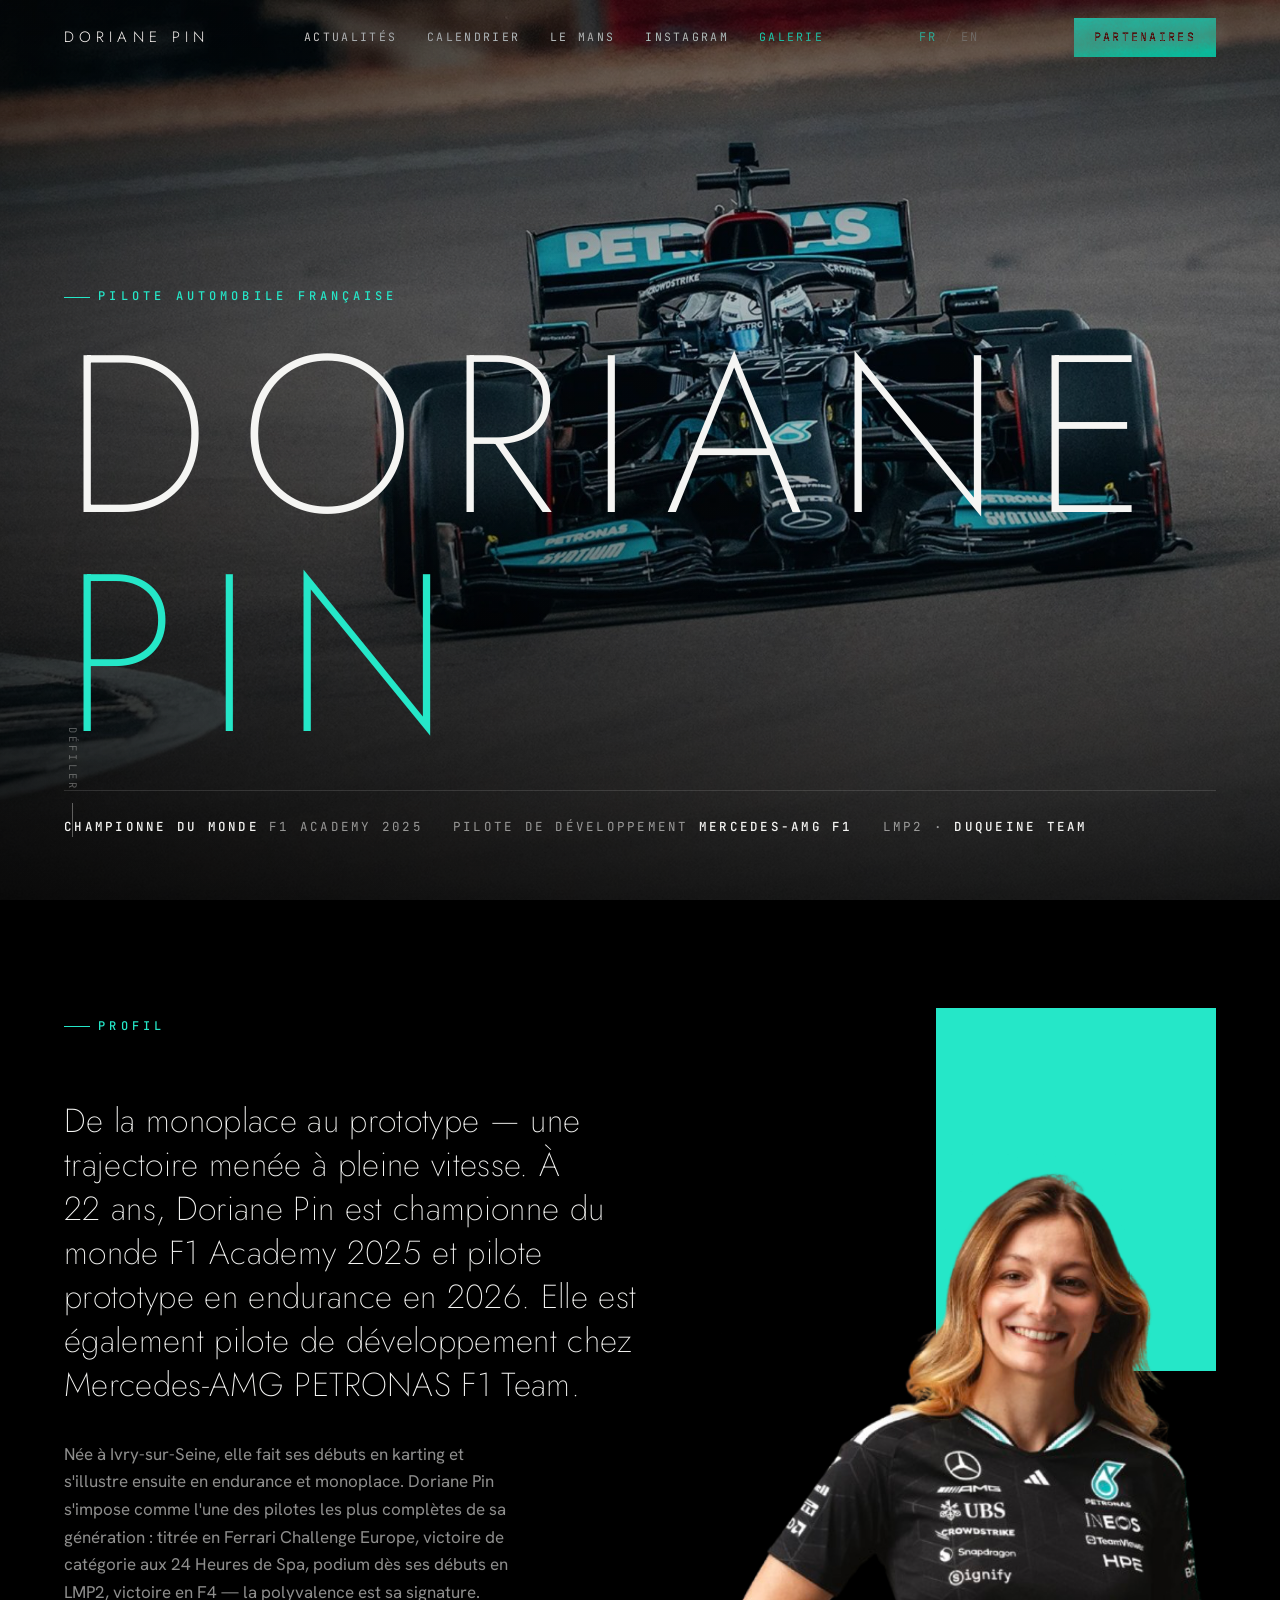
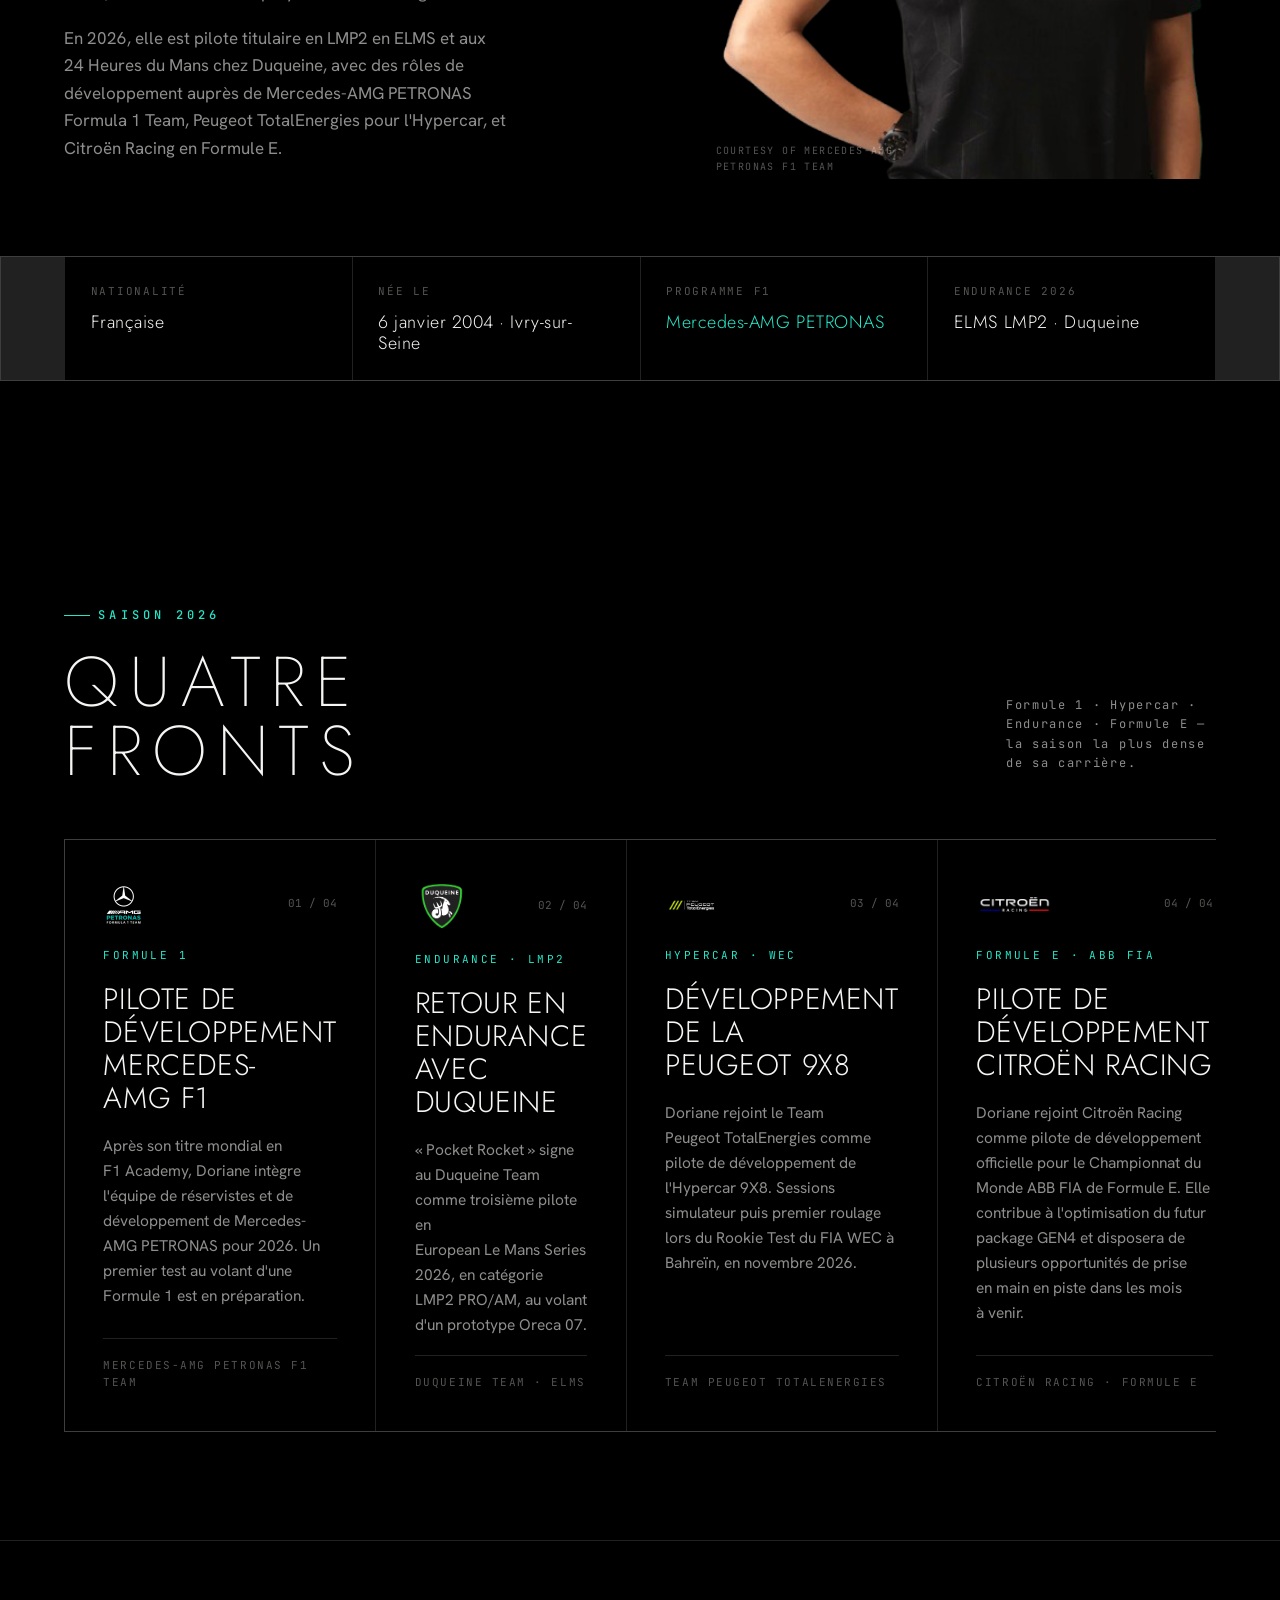
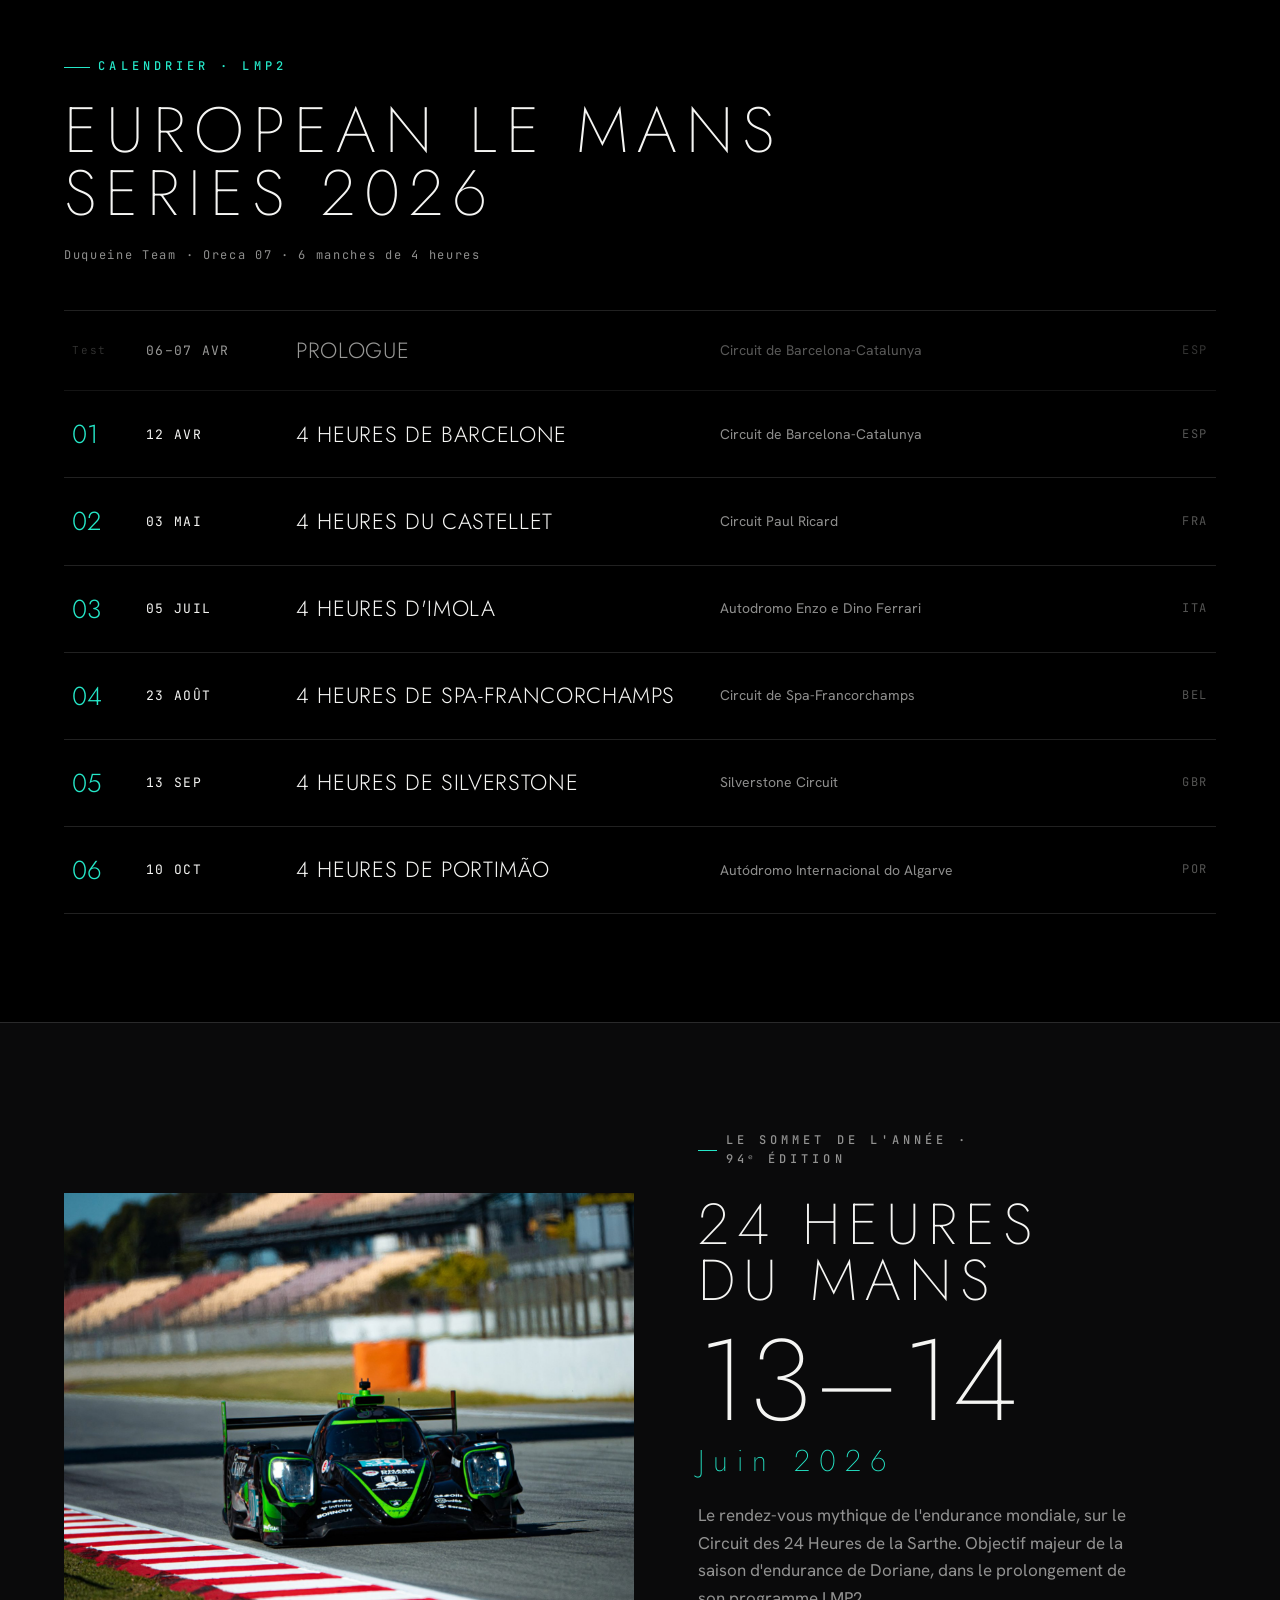
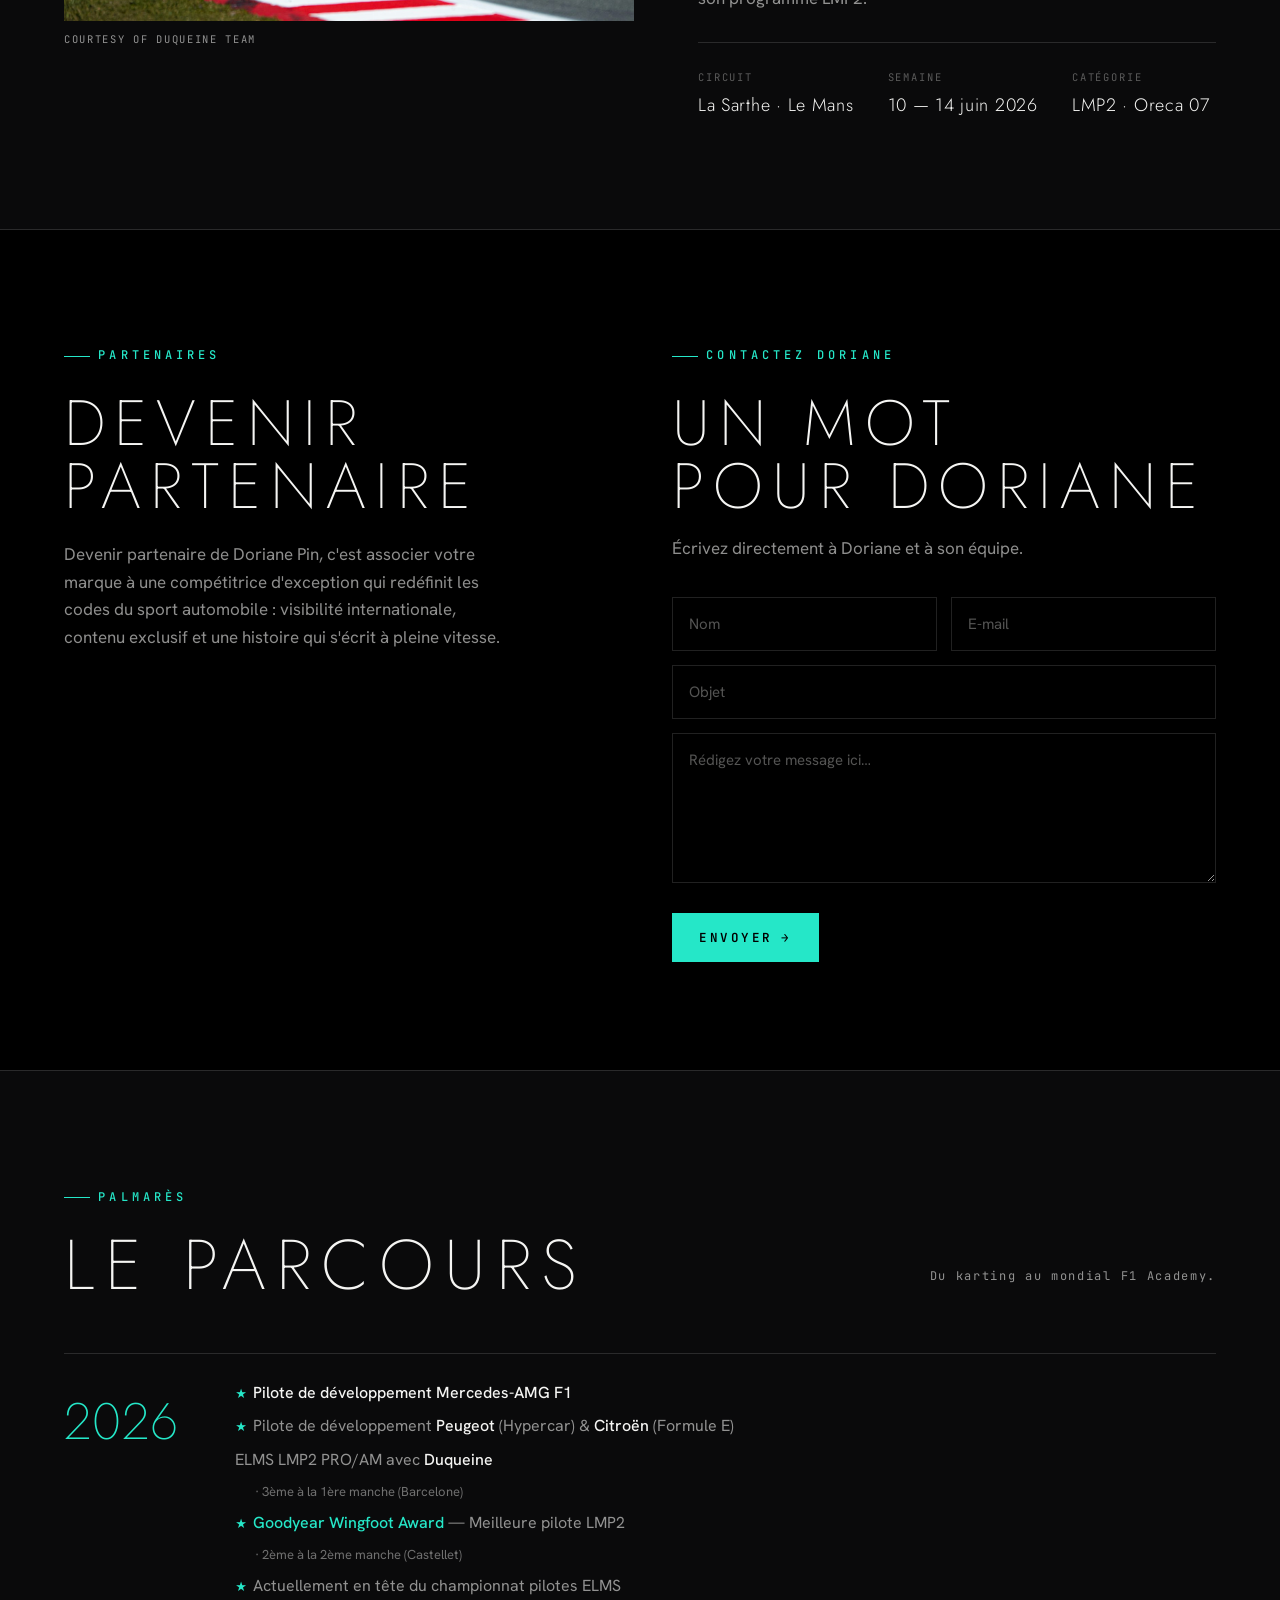
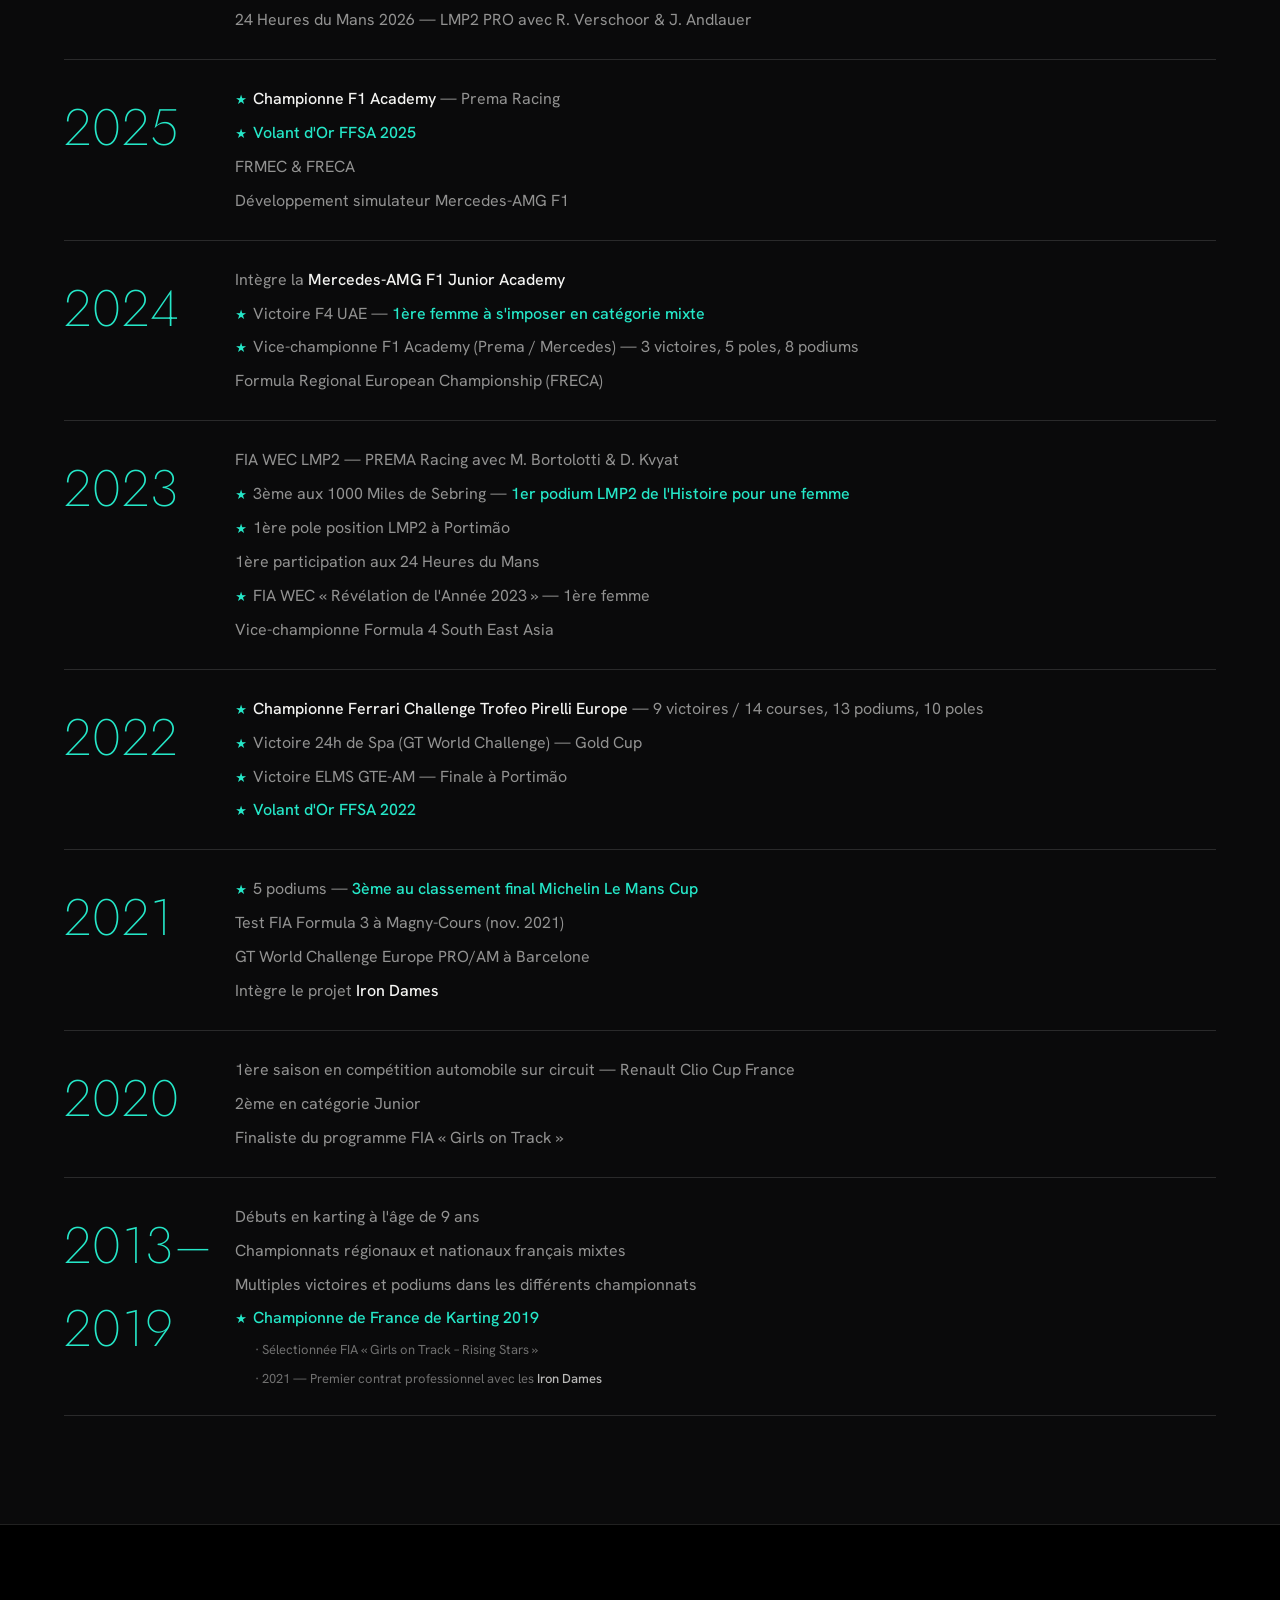
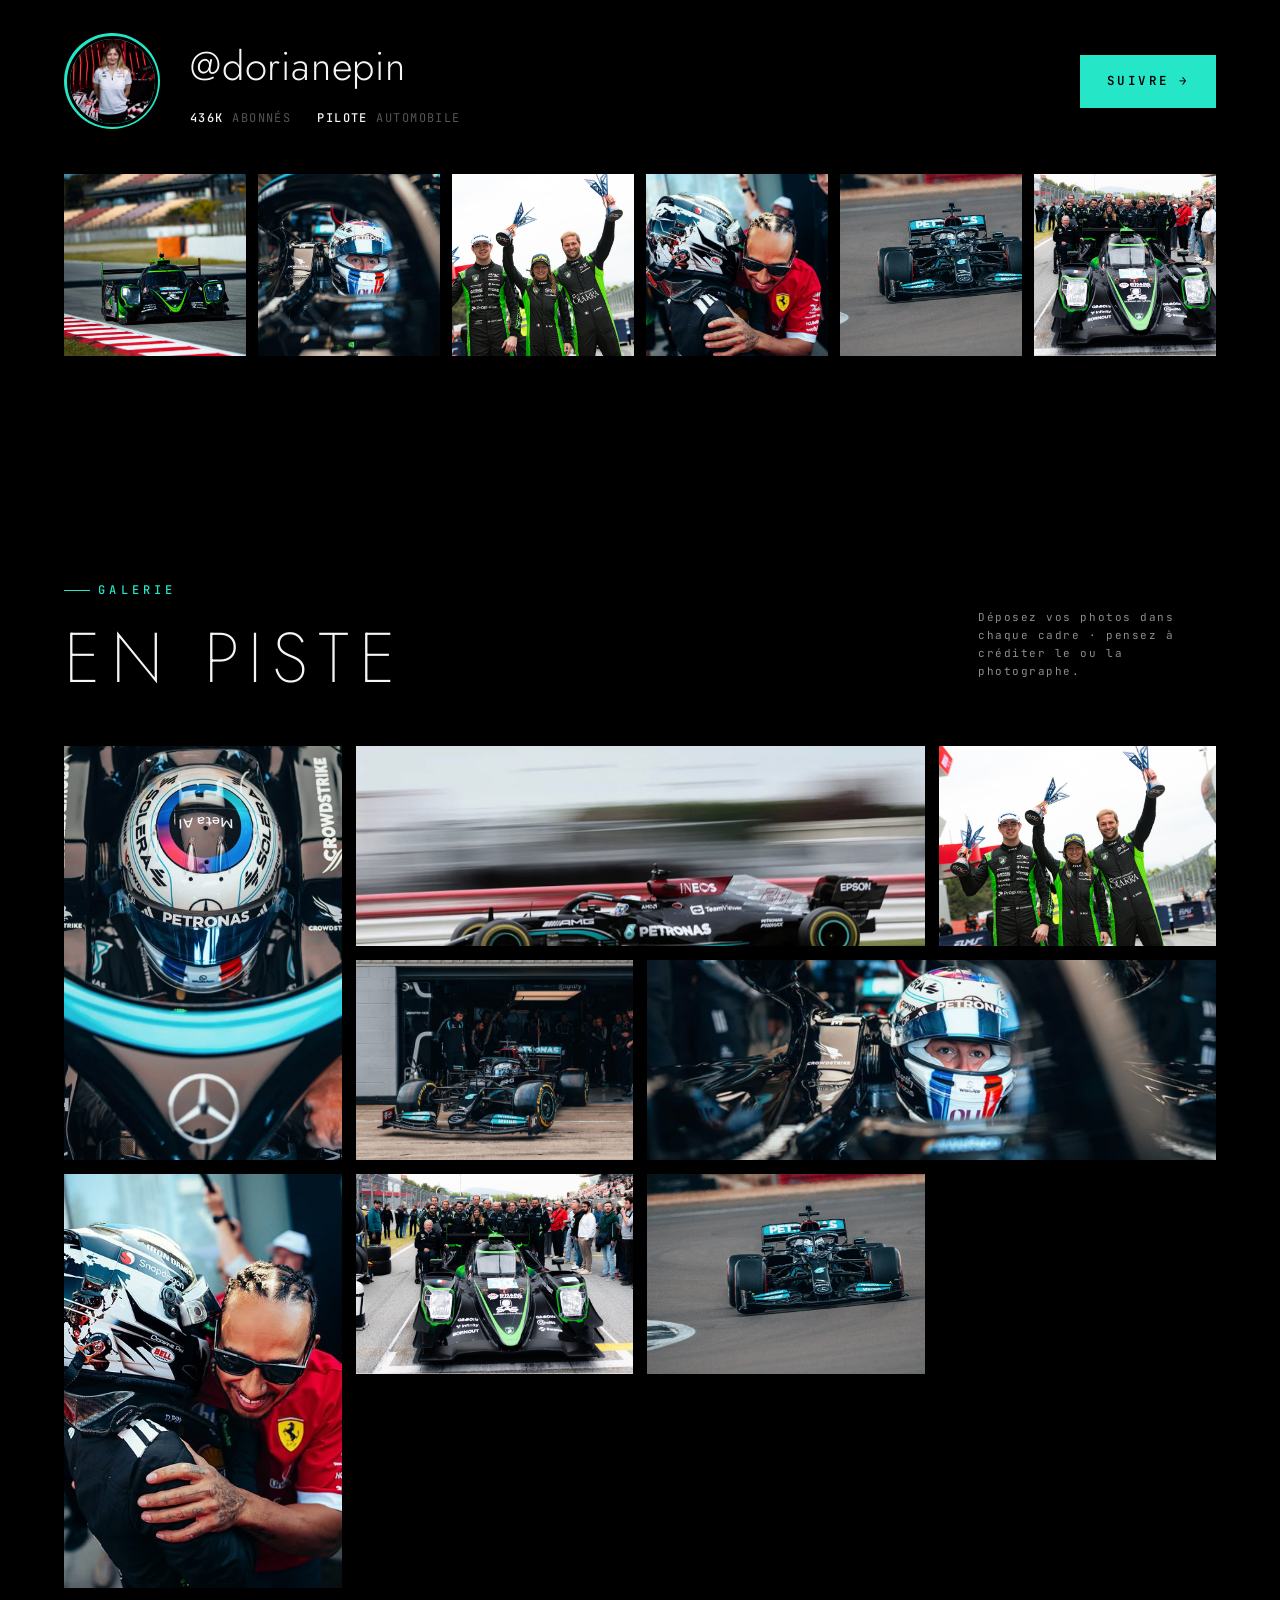
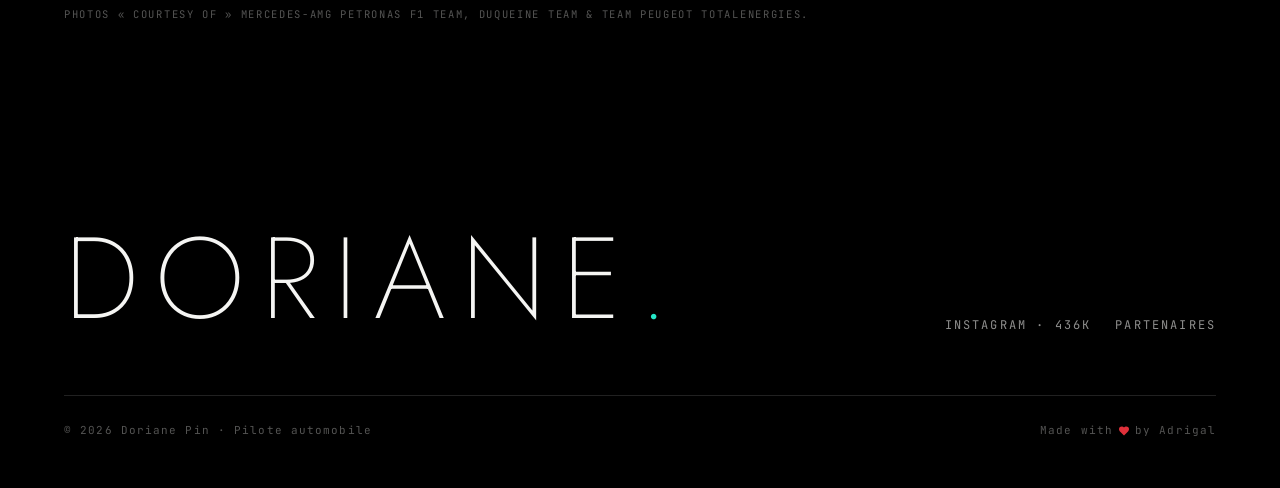
<file: index.html>
<!DOCTYPE html>
<html lang="fr">
<head>
<meta charset="UTF-8" />
<meta name="viewport" content="width=device-width, initial-scale=1" />
<title>Doriane Pin — Pilote automobile française | F1 Academy, LMP2 &amp; Mercedes-AMG F1</title>
<meta name="description" content="Doriane Pin, pilote automobile française : championne du monde F1 Academy 2025, pilote de développement Mercedes-AMG PETRONAS F1 Team, titulaire LMP2 en ELMS et aux 24 Heures du Mans chez Duqueine." />
<meta name="robots" content="index, follow, max-image-preview:large" />
<meta name="theme-color" content="#000000" />
<link rel="canonical" href="https://dorianepin.com/" />
<link rel="alternate" hreflang="fr" href="https://dorianepin.com/" />
<link rel="alternate" hreflang="en" href="https://dorianepin.com/en.html" />
<link rel="alternate" hreflang="x-default" href="https://dorianepin.com/" />
<meta property="og:type" content="profile" />
<meta property="og:site_name" content="Doriane Pin" />
<meta property="og:title" content="Doriane Pin — Pilote automobile française" />
<meta property="og:description" content="Championne du monde F1 Academy 2025. Pilote de développement Mercedes-AMG PETRONAS F1 Team. LMP2 en ELMS et aux 24 Heures du Mans chez Duqueine." />
<meta property="og:image" content="https://dorianepin.netlify.app/assets/merc_car_front.jpg" />
<meta property="og:url" content="https://dorianepin.com/" />
<meta property="og:locale" content="fr_FR" />
<meta name="twitter:card" content="summary_large_image" />
<meta name="twitter:title" content="Doriane Pin — Pilote automobile française" />
<meta name="twitter:description" content="Championne du monde F1 Academy 2025 · Mercedes-AMG PETRONAS F1 · LMP2 Duqueine" />
<meta name="twitter:image" content="https://dorianepin.com/assets/merc_car_front.jpg" />
<script type="application/ld+json">
{"@context":"https://schema.org","@type":"Person","name":"Doriane Pin","url":"https://dorianepin.netlify.app/","image":"https://dorianepin.netlify.app/assets/doriane_profil_v3.png","nationality":"Française","birthDate":"2004-01-06","birthPlace":"Ivry-sur-Seine, France","jobTitle":"Pilote automobile","description":"Championne du monde F1 Academy 2025, pilote de développement Mercedes-AMG PETRONAS F1 Team et pilote titulaire LMP2 en ELMS et aux 24 Heures du Mans chez Duqueine Team.","affiliation":[{"@type":"SportsOrganization","name":"Mercedes-AMG PETRONAS F1 Team"},{"@type":"SportsOrganization","name":"Duqueine Team"},{"@type":"SportsOrganization","name":"Peugeot TotalEnergies"},{"@type":"SportsOrganization","name":"Citroën Racing"}],"sameAs":["https://www.instagram.com/dorianepin/"]}
</script>
<link rel="preconnect" href="https://fonts.googleapis.com" />
<link rel="preconnect" href="https://fonts.gstatic.com" crossorigin />
<link href="https://fonts.googleapis.com/css2?family=Jost:wght@200;300;400&family=Hanken+Grotesk:wght@300;400;500;600&family=JetBrains+Mono:wght@400;500&display=swap" rel="stylesheet" />
<link rel="stylesheet" href="styles.css" />
<style>
  /* ============== HERO ============== */
  .hero { position: relative; min-height: 100svh; display: flex; flex-direction: column; }
  .hero__media { position: absolute; inset: 0; z-index: 0; }
  .hero__media img { width: 100%; height: 100%; object-fit: cover; object-position: center 38%; display:block; }
  /* universal photo fill */
  .ph { width: 100%; height: 100%; object-fit: cover; object-position: center; display: block; }
  .hero__scrim {
    position: absolute; inset: 0; z-index: 1; pointer-events: none;
    background:
      linear-gradient(rgba(0,0,0,.24), rgba(0,0,0,.24)),
      linear-gradient(180deg, rgba(0,0,0,.45) 0%, rgba(0,0,0,0) 30%, rgba(0,0,0,0) 46%, rgba(0,0,0,.74) 100%),
      linear-gradient(75deg, rgba(0,0,0,.55) 0%, rgba(0,0,0,0) 62%);
  }
  .hero__inner {
    position: relative; z-index: 2;
    flex: 1; display: flex; flex-direction: column; justify-content: flex-end;
    padding: 0 var(--gut) clamp(40px, 7vh, 92px);
    max-width: var(--maxw); margin-inline: auto; width: 100%;
  }
  .hero__name {
    font-size: clamp(64px, 17.5vw, 280px);
    font-weight: 200;
    margin: 18px 0 0;
  }
  .hero__name .pin { color: var(--teal); display: block; }
  .hero__sub {
    display: flex; flex-wrap: wrap; gap: 10px 30px; align-items: baseline;
    margin-top: 26px; padding-top: 26px; border-top: 1px solid var(--line);
  }
  .hero__sub .stat { font-family: var(--f-mono); font-size: 12.5px; letter-spacing: .18em; text-transform: uppercase; color: var(--ink-dim); }
  .hero__sub .stat b { color: var(--ink); font-weight: 500; }
  .hero__partners { display: flex; flex-wrap: wrap; gap: 14px 26px; align-items: center; margin-top: 22px; }
  .hero__partners span { font-family: var(--f-display); font-weight:300; font-size: 12px; letter-spacing:.22em; text-transform: uppercase; color: var(--ink-faint); position: relative; }
  .hero__partners span + span::before { content:"·"; position:absolute; left:-15px; color: var(--teal); }
  .scrollcue {
    position: absolute; left: var(--gut); bottom: clamp(40px,7vh,92px); z-index: 2;
    writing-mode: vertical-rl; font-family: var(--f-mono); font-size: 10.5px;
    letter-spacing: .3em; text-transform: uppercase; color: var(--ink-faint);
    display: flex; align-items: center; gap: 12px;
  }
  @media (max-width: 900px){ .scrollcue { display:none; } .hero__partners{ display:none; } }

  /* ============== INTRO ============== */
  .intro-grid { display: grid; grid-template-columns: 1fr; gap: clamp(40px,5vw,80px); }
  @media (min-width: 900px){ .intro-grid { grid-template-columns: 1.08fr 0.92fr; align-items: stretch; } }
  .intro-body p { color: var(--ink-dim); max-width: 46ch; }
  .intro-body p + p { margin-top: 1.1em; }
  .intro-portrait { position: relative; align-self: end; width: 100%; max-width: 430px; margin-inline: auto; }
  .intro-portrait::before {
    content: ""; position: absolute; top: 0; right: 0;
    width: 56%; height: 47%; background: var(--teal); z-index: 0;
  }
  .intro-portrait img { position: relative; z-index: 1; display: block; width: 100%; height: auto; }
  .intro-portrait .ip-credit {
    position: relative; z-index: 1; display: block; margin-top: 10px;
    font-family: var(--f-mono); font-size: 10px; letter-spacing: .14em;
    text-transform: uppercase; color: var(--ink-faint);
  }
  @media (min-width: 900px){
    .intro-portrait { align-self: stretch; max-width: none; margin: 0; min-height: 520px; }
    .intro-portrait img { position: absolute; inset: 0; width: 100%; height: 100%; object-fit: contain; object-position: bottom right; }
    .intro-portrait .ip-credit { position: absolute; left: 0; bottom: 4px; margin: 0; max-width: 40%; }
  }
  /* full-width fact band */
  .intro-facts { display: grid; grid-template-columns: repeat(2,1fr); gap: 1px; background: var(--line); border: 1px solid var(--line); margin-top: clamp(44px,6vw,80px); }
  @media (min-width: 760px){ .intro-facts { grid-template-columns: repeat(4,1fr); } }
  .intro-facts .ff { background: var(--bg); padding: clamp(20px,2vw,28px) clamp(20px,2vw,26px); display: flex; flex-direction: column; gap: 11px; }
  .intro-facts .ff .k { font-family: var(--f-mono); font-size: 11px; letter-spacing: .16em; text-transform: uppercase; color: var(--ink-faint); }
  .intro-facts .ff .v { font-family: var(--f-display); font-weight: 300; font-size: clamp(15px,1.4vw,19px); letter-spacing: .03em; line-height: 1.2; }
  .intro-facts .ff .v.accent { color: var(--teal); }
  .fact-list { display: grid; gap: 0; border-top: 1px solid var(--line); }
  .fact-list .row {
    display: grid; grid-template-columns: 1fr auto; gap: 20px;
    padding: 17px 0; border-bottom: 1px solid var(--line);
  }
  .fact-list .k { font-family: var(--f-mono); font-size: 11.5px; letter-spacing:.16em; text-transform: uppercase; color: var(--ink-faint); align-self:center; }
  .fact-list .v { font-family: var(--f-display); font-weight: 300; font-size: clamp(15px,1.5vw,19px); letter-spacing:.04em; text-align: right; }
  .fact-list .v.accent { color: var(--teal); }

  /* ============== NEWS ============== */
  .sec-head { display: grid; grid-template-columns: 1fr auto; align-items: end; gap: 24px 40px; margin-bottom: clamp(40px,6vh,72px); }
  .sec-head h2 { font-size: clamp(34px,5.5vw,76px); }
  @media (max-width: 720px){ .sec-head { grid-template-columns: 1fr; } }
  .news-grid { display: grid; grid-template-columns: 1fr; gap: 1px; background: var(--line); border: 1px solid var(--line); }
  @media (min-width: 700px){ .news-grid { grid-template-columns: repeat(2,1fr); } }
  @media (min-width: 1200px){ .news-grid { grid-template-columns: repeat(4,1fr); } }
  .news-card { background: var(--bg); padding: clamp(28px,3vw,46px); display: flex; flex-direction: column; gap: 18px; min-height: 380px; transition: background .4s; }
  .news-card:hover { background: var(--bg-card); }
  .news-card .card-top { display: flex; align-items: center; justify-content: space-between; gap: 16px; min-height: 50px; }
  .news-card .card-logo { height: 46px; width: auto; max-width: 64%; object-fit: contain; object-position: left center; display: block; }
  .news-card .card-logo.peugeot { height: 30px; }
  .news-card .card-logo.duqueine { height: 54px; }
  .news-card .card-logo.citroen { height: 32px; }
  .news-card .tag { font-family: var(--f-mono); font-size: 11px; letter-spacing:.22em; text-transform: uppercase; color: var(--teal); }
  .news-card .idx { font-family: var(--f-mono); font-size: 11px; color: var(--ink-faint); }
  .news-card h3 { font-family: var(--f-display); font-weight: 300; font-size: clamp(22px,2.3vw,30px); line-height: 1.12; letter-spacing:.02em; text-transform: uppercase; margin: 0; }
  .news-card p { color: var(--ink-dim); font-size: 15.5px; margin: 0; }
  .news-card .foot { margin-top: auto; font-family: var(--f-mono); font-size: 11px; letter-spacing:.14em; text-transform: uppercase; color: var(--ink-faint); padding-top: 18px; border-top: 1px solid var(--line); }

  /* ============== CALENDAR ============== */
  .cal-head { display:block; margin-bottom: 44px; }
  .cal-head h2 { max-width: 20ch; margin-top: 22px; }
  .cal-head .cal-note { display:block; margin-top: 22px; }
  .cal { border-top: 1px solid var(--line); }
  .cal-row {
    display: grid; grid-template-columns: 56px 132px 1fr 1fr 64px;
    align-items: center; gap: 18px;
    padding: 22px 8px; border-bottom: 1px solid var(--line);
    transition: background .35s, padding-left .35s;
  }
  .cal-row:hover { background: var(--bg-card); padding-left: 18px; }
  .cal-row.test { opacity: .62; }
  .cal-row .rnd { font-family: var(--f-display); font-weight: 300; font-size: 26px; color: var(--teal); }
  .cal-row.test .rnd { font-family: var(--f-mono); font-size: 11px; letter-spacing:.16em; color: var(--ink-faint); }
  .cal-row .date { font-family: var(--f-mono); font-size: 13px; letter-spacing:.1em; }
  .cal-row .ev { font-family: var(--f-display); font-weight: 300; font-size: clamp(16px,1.8vw,22px); letter-spacing:.03em; text-transform: uppercase; }
  .cal-row .track { color: var(--ink-dim); font-size: 14px; }
  .cal-row .cc { font-family: var(--f-mono); font-size: 12px; letter-spacing:.14em; color: var(--ink-faint); text-align: right; }
  @media (max-width: 820px){
    .cal-row { grid-template-columns: 44px 1fr 50px; row-gap: 4px; }
    .cal-row .date { grid-column: 2 / 3; }
    .cal-row .ev   { grid-column: 2 / 4; }
    .cal-row .track{ grid-column: 2 / 4; }
    .cal-row .cc   { grid-column: 3 / 4; grid-row: 1; }
    .cal-row .rnd  { grid-row: 1 / 3; }
  }

  /* ============== LE MANS ============== */
  .lemans { position: relative; background: var(--bg-soft); border-block: 1px solid var(--line); }
  .lemans-grid { display: grid; grid-template-columns: 1fr; gap: clamp(34px,5vw,72px); align-items: center; }
  @media (min-width: 920px){ .lemans-grid { grid-template-columns: 1.1fr 1fr; } }
  .lemans .media { width: 100%; aspect-ratio: 4/3; overflow: hidden; background: #0e0e10; box-shadow: inset 0 0 0 1px var(--line); }
  .lemans .media img { width: 100%; height: 100%; object-fit: cover; object-position: center; display:block; }
  .lemans .big-date { font-family: var(--f-display); font-weight: 200; font-size: clamp(60px,9vw,132px); line-height:.92; letter-spacing:.02em; }
  .lemans .big-date .mo { display:block; font-size: clamp(20px,2.4vw,30px); letter-spacing:.3em; color: var(--teal); margin-top: 14px; }
  .lemans p { color: var(--ink-dim); max-width: 44ch; }
  .lemans .meta { display:flex; gap: 34px; flex-wrap: wrap; margin-top: 30px; padding-top: 26px; border-top: 1px solid var(--line); }
  .lemans .meta div span { display:block; font-family: var(--f-mono); font-size: 10.5px; letter-spacing:.18em; text-transform: uppercase; color: var(--ink-faint); margin-bottom: 5px; }
  .lemans .meta div b { font-family: var(--f-display); font-weight: 300; font-size: 18px; letter-spacing:.04em; }

  /* ============== GALLERY ============== */
  .gallery { display: grid; gap: 14px; grid-template-columns: repeat(2, 1fr); }
  @media (min-width: 760px){ .gallery { grid-template-columns: repeat(4, 1fr); grid-auto-rows: 200px; } }
  .gallery figure { margin: 0; position: relative; overflow: hidden; background:#0e0e10; }
  .gallery img { width: 100%; height: 100%; object-fit: cover; object-position: center; display:block; }
  .gallery .g-tall { grid-row: span 2; }
  .gallery .g-wide { grid-column: span 2; }
  .gallery figcaption { font-family: var(--f-mono); font-size: 10px; letter-spacing:.14em; text-transform: uppercase; color: var(--ink-faint); margin-top: 8px; }
  @media (max-width: 759px){ .gallery figure { aspect-ratio: 1; } .gallery .g-tall, .gallery .g-wide { grid-column: span 2; } }

  /* ============== PARTNERS ============== */


  /* ============== INSTAGRAM ============== */
  .ig-head { display: flex; align-items: center; justify-content: space-between; flex-wrap: wrap; gap: 24px; margin-bottom: clamp(34px,5vh,56px); }
  .ig-id { display: flex; align-items: center; gap: clamp(18px,2.5vw,30px); }
  .ig-ring { width: clamp(64px,9vw,96px); height: clamp(64px,9vw,96px); border-radius: 50%; padding: 2.5px; background: var(--teal); flex-shrink: 0; }
  .ig-ring img { width: 100%; height: 100%; border-radius: 50%; object-fit: cover; object-position: center 25%; border: 3px solid var(--bg); display: block; }
  .ig-handle { display: block; font-family: var(--f-display); font-weight: 300; font-size: clamp(24px,3.4vw,40px); letter-spacing: .02em; }
  .ig-handle:hover { color: var(--teal); }
  .ig-stats { display: flex; gap: 26px; margin-top: 10px; flex-wrap: wrap; }
  .ig-stats span { font-family: var(--f-mono); font-size: 12px; letter-spacing: .12em; text-transform: uppercase; color: var(--ink-faint); }
  .ig-stats b { color: var(--ink); font-weight: 500; }
  .ig-grid { display: grid; grid-template-columns: repeat(3,1fr); gap: 10px; }
  @media (min-width: 760px){ .ig-grid { grid-template-columns: repeat(6,1fr); gap: 12px; } }
  .ig-tile { position: relative; aspect-ratio: 1; overflow: hidden; background:#0e0e10; }
  .ig-tile img { width: 100%; height: 100%; object-fit: cover; display: block; transition: transform .6s cubic-bezier(.2,.7,.2,1), opacity .4s; }
  .ig-tile::after { content: ""; position: absolute; inset: 0; background: rgba(0,0,0,.4); opacity: 0; transition: opacity .35s; }
  .ig-tile .glyph { position: absolute; top: 10px; right: 10px; width: 17px; height: 17px; border: 1.6px solid #fff; border-radius: 5px; opacity: 0; transform: scale(.8); transition: opacity .35s, transform .35s; z-index: 2; }
  .ig-tile .glyph::after { content: ""; position: absolute; top: 3px; right: 3px; width: 4px; height: 4px; border-radius: 50%; border: 1.6px solid #fff; }
  .ig-tile:hover img { transform: scale(1.06); }
  .ig-tile:hover::after { opacity: 1; }
  .ig-tile:hover .glyph { opacity: 1; transform: none; }

  /* ============== CONTACT ============== */
  .contact-grid { display: grid; grid-template-columns: 1fr; gap: clamp(34px,5vw,80px); align-items: stretch; }
  @media (min-width: 920px){ .contact-grid { grid-template-columns: 1fr 1fr; } }
  form .frow { display: grid; grid-template-columns: 1fr 1fr; gap: 14px; }
  form input, form textarea {
    width: 100%; background: transparent; color: var(--ink);
    border: 1px solid var(--line); padding: 16px 16px; margin-top: 14px;
    font-family: var(--f-body); font-size: 15px;
    transition: border-color .3s;
  }
  form .frow input { margin-top: 0; }
  form input:focus, form textarea:focus { outline: none; border-color: var(--teal); }
  form input::placeholder, form textarea::placeholder { color: var(--ink-faint); }
  form textarea { resize: vertical; min-height: 150px; }
  .form-ok { color: var(--teal); font-family: var(--f-mono); font-size: 12px; letter-spacing:.12em; margin-top: 16px; min-height: 1.2em; }

  /* ============== PALMARES ============== */
  .palmares { background: var(--bg-soft); border-top: 1px solid var(--line); }
  .timeline { border-top: 1px solid var(--line); }
  .t-row { display: grid; grid-template-columns: 120px 1fr; gap: clamp(18px,4vw,60px); padding: 26px 0; border-bottom: 1px solid var(--line); }
  .t-row .yr { font-family: var(--f-display); font-weight: 200; font-size: clamp(30px,4vw,52px); color: var(--teal); letter-spacing:.02em; }
  .t-row ul { margin: 0; padding: 0; list-style: none; display: grid; gap: 8px; align-content: center; }
  .t-row li { font-size: 16px; color: var(--ink-dim); }
  .t-row li b { color: var(--ink); font-weight: 500; }
  .t-row li .hl { color: var(--teal); font-weight: 500; }
  .t-row li .star { color: var(--teal); margin-right: 6px; font-size: 13px; }
  .t-row li.sub { font-size: 13px; padding-left: 20px; opacity: .75; }
  @media (max-width: 620px){ .t-row { grid-template-columns: 1fr; gap: 8px; } }

  /* ============== FOOTER ============== */
  footer { padding: clamp(60px,9vh,120px) var(--gut) 48px; }
  .foot-top { display:flex; justify-content: space-between; align-items: flex-end; flex-wrap: wrap; gap: 30px; }
  .foot-name { font-size: clamp(40px,9vw,120px); }
  .foot-social { display:flex; gap: 24px; }
  .foot-social a { font-family: var(--f-mono); font-size: 12px; letter-spacing:.18em; text-transform: uppercase; color: var(--ink-dim); transition: color .3s; }
  .foot-social a:hover { color: var(--teal); }
  .foot-bottom { display:flex; justify-content: space-between; flex-wrap: wrap; gap: 14px; margin-top: 60px; padding-top: 26px; border-top: 1px solid var(--line); }
  .foot-bottom span { font-family: var(--f-mono); font-size: 11px; letter-spacing:.1em; color: var(--ink-faint); }

  /* ============== MOBILE NAV + SCROLL-SPY ============== */
  .nav .links a.active { color: var(--teal); opacity: 1; }
  .nav-toggle {
    display: none; flex-direction: column; gap: 6px; width: 44px; height: 44px;
    background: none; border: 0; cursor: pointer; padding: 0; align-items: center; justify-content: center; z-index: 70;
  }
  .nav-toggle span { display: block; height: 1.5px; width: 18px; background: #fff; transition: transform .4s, opacity .3s; }
  .nav-toggle.open span:nth-child(1) { transform: translateY(7.5px) rotate(45deg); }
  .nav-toggle.open span:nth-child(2) { transform: translateY(-7.5px) rotate(-45deg); }
  .mobile-menu {
    position: fixed; inset: 0; z-index: 60; background: #000;
    display: flex; flex-direction: column; justify-content: center;
    padding: 0 var(--gut); gap: 4px;
    transform: translateY(-101%); transition: transform .55s cubic-bezier(.76,0,.24,1);
  }
  .mobile-menu.open { transform: none; }
  .mobile-menu a {
    font-family: var(--f-display); font-weight: 200; text-transform: uppercase;
    letter-spacing: .06em; font-size: clamp(34px, 9vw, 58px); color: var(--ink);
    padding: 14px 0; border-bottom: 1px solid var(--line); transition: color .3s;
  }
  .mobile-menu a:active, .mobile-menu a.active { color: var(--teal); }
  @media (max-width: 900px){ .nav-toggle { display: flex; } }
  .lang-switch { display: flex; align-items: center; gap: 8px; font-family: var(--f-mono); font-size: 12px; letter-spacing: .14em; }
  .lang-switch a { color: var(--ink-faint); transition: color .3s; }
  .lang-switch a.active { color: var(--teal); }
  .lang-switch a:hover { color: var(--ink); }
  .lang-switch span { color: var(--line); }
  .mobile-menu .lang-switch { border-bottom: none; padding: 22px 0 0; font-size: 15px; gap: 12px; }
  @media (max-width: 900px){
    .nav { flex-wrap: nowrap; }
    .nav .brand { font-size: 12px; letter-spacing: .18em; white-space: nowrap; }
    .nav-cta { display: inline-flex; order: 1; margin-left: auto; padding: 6px 10px; font-size: 9px; letter-spacing: .1em; white-space: nowrap; }
    .nav .lang-switch { display: flex; order: 2; margin-left: 10px; }
    .nav-toggle { order: 3; margin-left: 8px; }
  }
</style>
</head>
<body>

<template id="__bundler_thumbnail">
  <svg viewBox="0 0 100 100" xmlns="http://www.w3.org/2000/svg">
    <rect width="100" height="100" fill="#000000"/>
    <text x="50" y="52" font-family="Jost, system-ui, sans-serif" font-size="30" font-weight="300" letter-spacing="2" fill="#25e7c8" text-anchor="middle" dominant-baseline="central">DP</text>
  </svg>
</template>

<!-- ============ NAV ============ -->
<nav class="nav" id="nav">
  <a href="#top" class="brand">Doriane&nbsp;Pin</a>
  <div class="links" id="navLinks">
    <a href="#actu">Actualités</a>
    <a href="#elms">Calendrier</a>
    <a href="#lemans">Le Mans</a>
    <a href="#instagram">Instagram</a>
    <a href="#galerie">Galerie</a>
  </div>
  <div class="lang-switch"><a href="index.html" class="active">FR</a><span>/</span><a href="en.html">EN</a></div>
  <a class="nav-cta" href="#partenaires">Partenaires</a>
  <button class="nav-toggle" id="navToggle" aria-label="Menu" aria-expanded="false"><span></span><span></span></button>
</nav>

<!-- mobile menu -->
<div class="mobile-menu" id="mobileMenu">
  <a href="#actu">Actualités</a>
  <a href="#elms">Calendrier</a>
  <a href="#lemans">Le Mans</a>
  <a href="#instagram">Instagram</a>
  <a href="#galerie">Galerie</a>
  <div class="lang-switch"><a href="index.html" class="active">FR</a><span>/</span><a href="en.html">EN</a></div>
</div>

<!-- ============ HERO ============ -->
<header class="hero" id="top" data-screen-label="Hero">
  <div class="hero__media">
    <img src="assets/merc_car_front.jpg" alt="Doriane Pin — monoplace" />
  </div>
  <div class="hero__scrim"></div>
  <div class="hero__inner">
    <p class="eyebrow">Pilote automobile française</p>
    <h1 class="display hero__name">Doriane<span class="pin">Pin</span></h1>
    <div class="hero__sub">
      <span class="stat"><b>Championne du monde</b> F1 Academy 2025</span>
      <span class="stat">Pilote de développement <b>Mercedes-AMG&nbsp;F1</b></span>
      <span class="stat">LMP2 · <b>Duqueine&nbsp;Team</b></span>
    </div>
  </div>
  <div class="scrollcue">Défiler <span style="width:1px;height:34px;background:var(--ink-faint);"></span></div>
</header>

<!-- ============ INTRO ============ -->
<section class="section-pad" id="intro">
  <div class="wrap intro-grid">
    <div data-reveal>
      <p class="eyebrow" style="margin-bottom:30px;">Profil</p>
      <p class="lede">De la monoplace au prototype — une trajectoire menée à pleine vitesse. À 22&nbsp;ans, Doriane Pin est championne du monde&nbsp;F1&nbsp;Academy 2025 et pilote prototype en endurance en 2026. Elle est également pilote de développement chez Mercedes-AMG&nbsp;PETRONAS F1&nbsp;Team.</p>
      <div class="intro-body" style="margin-top:34px;">
        <p>Née à Ivry-sur-Seine, elle fait ses débuts en karting et s'illustre ensuite en endurance et monoplace. Doriane Pin s'impose comme l'une des pilotes les plus complètes de sa génération&nbsp;: titrée en Ferrari&nbsp;Challenge Europe, victoire de catégorie aux 24&nbsp;Heures de Spa, podium dès ses débuts en LMP2, victoire en F4 — la polyvalence est sa signature.</p>
        <p>En 2026, elle est pilote titulaire en LMP2 en ELMS et aux 24&nbsp;Heures du Mans chez Duqueine, avec des rôles de développement auprès de Mercedes-AMG&nbsp;PETRONAS Formula&nbsp;1&nbsp;Team, Peugeot&nbsp;TotalEnergies pour l'Hypercar, et Citroën&nbsp;Racing en Formule&nbsp;E.</p>
      </div>
    </div>
    <div class="intro-portrait" data-reveal style="--d:120ms">
      <img src="assets/doriane_profil_v3.png" alt="Doriane Pin — Mercedes-AMG PETRONAS F1 Team" />
      <span class="ip-credit">Courtesy of Mercedes-AMG PETRONAS F1 Team</span>
    </div>
  </div>
  <div class="wrap intro-facts" data-reveal style="--d:180ms">
    <div class="ff"><span class="k">Nationalité</span><span class="v">Française</span></div>
    <div class="ff"><span class="k">Née le</span><span class="v">6 janvier 2004 · Ivry-sur-Seine</span></div>
    <div class="ff"><span class="k">Programme F1</span><span class="v accent">Mercedes-AMG PETRONAS</span></div>
    <div class="ff"><span class="k">Endurance 2026</span><span class="v">ELMS LMP2 · Duqueine</span></div>
  </div>
</section>

<!-- ============ ACTUALITÉS 2026 ============ -->
<section class="section-pad" id="actu" data-screen-label="Actualités 2026">
  <div class="wrap">
    <div class="sec-head" data-reveal>
      <div>
        <p class="eyebrow" style="margin-bottom:22px;">Saison 2026</p>
        <h2 class="display">Quatre<br>fronts</h2>
      </div>
      <p class="dim mono" style="font-size:12px;letter-spacing:.14em;max-width:30ch;">Formule 1 · Hypercar · Endurance · Formule E — la saison la plus dense de sa carrière.</p>
    </div>

    <div class="news-grid" data-reveal style="--d:80ms">
      <article class="news-card">
        <div class="card-top">
          <img class="card-logo mercedes" src="assets/mercedes_logo.png" alt="Mercedes-AMG PETRONAS F1 Team" />
          <span class="idx">01 / 04</span>
        </div>
        <span class="tag">Formule 1</span>
        <h3>Pilote de développement Mercedes-AMG&nbsp;F1</h3>
        <p>Après son titre mondial en F1&nbsp;Academy, Doriane intègre l'équipe de réservistes et de développement de Mercedes-AMG&nbsp;PETRONAS pour 2026. Un premier test au volant d'une Formule&nbsp;1 est en préparation.</p>
        <div class="foot">Mercedes-AMG PETRONAS F1 Team</div>
      </article>
      <article class="news-card">
        <div class="card-top">
          <img class="card-logo duqueine" src="assets/duqueine_logo.png" alt="Duqueine Team" />
          <span class="idx">02 / 04</span>
        </div>
        <span class="tag">Endurance · LMP2</span>
        <h3>Retour en endurance avec Duqueine</h3>
        <p>« Pocket&nbsp;Rocket » signe au Duqueine&nbsp;Team comme troisième pilote en European&nbsp;Le&nbsp;Mans&nbsp;Series 2026, en catégorie LMP2&nbsp;PRO/AM, au volant d'un prototype Oreca&nbsp;07.</p>
        <div class="foot">Duqueine Team · ELMS</div>
      </article>
      <article class="news-card">
        <div class="card-top">
          <img class="card-logo peugeot" src="assets/peugeot_logo.png" alt="Team Peugeot TotalEnergies" />
          <span class="idx">03 / 04</span>
        </div>
        <span class="tag">Hypercar · WEC</span>
        <h3>Développement de la Peugeot&nbsp;9X8</h3>
        <p>Doriane rejoint le Team Peugeot&nbsp;TotalEnergies comme pilote de développement de l'Hypercar&nbsp;9X8. Sessions simulateur puis premier roulage lors du Rookie&nbsp;Test du FIA&nbsp;WEC à Bahreïn, en novembre&nbsp;2026.</p>
        <div class="foot">Team Peugeot TotalEnergies</div>
      </article>
      <article class="news-card">
        <div class="card-top">
          <img class="card-logo citroen" src="assets/citroen_racing_logo.png" alt="Citroën Racing" />
          <span class="idx">04 / 04</span>
        </div>
        <span class="tag">Formule E · ABB FIA</span>
        <h3>Pilote de développement Citroën&nbsp;Racing</h3>
        <p>Doriane rejoint Citroën&nbsp;Racing comme pilote de développement officielle pour le Championnat du Monde ABB&nbsp;FIA de Formule&nbsp;E. Elle contribue à l'optimisation du futur package&nbsp;GEN4 et disposera de plusieurs opportunités de prise en main en piste dans les mois à venir.</p>
        <div class="foot">Citroën Racing · Formule E</div>
      </article>
    </div>
  </div>
</section>

<!-- ============ ELMS CALENDAR ============ -->
<section class="section-pad" id="elms" data-screen-label="Calendrier ELMS 2026" style="border-top:1px solid var(--line);">
  <div class="wrap">
    <div class="cal-head" data-reveal>
      <p class="eyebrow">Calendrier · LMP2</p>
      <h2 class="display" style="font-size:clamp(32px,5vw,64px);">European Le&nbsp;Mans Series 2026</h2>
      <p class="mono dim cal-note" style="font-size:12px;letter-spacing:.14em;">Duqueine Team · Oreca 07 · 6 manches de 4 heures</p>
    </div>

    <div class="cal" data-reveal style="--d:60ms">
      <div class="cal-row test">
        <span class="rnd">Test</span>
        <span class="date">06–07 AVR</span>
        <span class="ev">Prologue</span>
        <span class="track">Circuit de Barcelona-Catalunya</span>
        <span class="cc">ESP</span>
      </div>
      <div class="cal-row">
        <span class="rnd">01</span>
        <span class="date">12 AVR</span>
        <span class="ev">4 Heures de Barcelone</span>
        <span class="track">Circuit de Barcelona-Catalunya</span>
        <span class="cc">ESP</span>
      </div>
      <div class="cal-row">
        <span class="rnd">02</span>
        <span class="date">03 MAI</span>
        <span class="ev">4 Heures du Castellet</span>
        <span class="track">Circuit Paul Ricard</span>
        <span class="cc">FRA</span>
      </div>
      <div class="cal-row">
        <span class="rnd">03</span>
        <span class="date">05 JUIL</span>
        <span class="ev">4 Heures d'Imola</span>
        <span class="track">Autodromo Enzo e Dino Ferrari</span>
        <span class="cc">ITA</span>
      </div>
      <div class="cal-row">
        <span class="rnd">04</span>
        <span class="date">23 AOÛT</span>
        <span class="ev">4 Heures de Spa-Francorchamps</span>
        <span class="track">Circuit de Spa-Francorchamps</span>
        <span class="cc">BEL</span>
      </div>
      <div class="cal-row">
        <span class="rnd">05</span>
        <span class="date">13 SEP</span>
        <span class="ev">4 Heures de Silverstone</span>
        <span class="track">Silverstone Circuit</span>
        <span class="cc">GBR</span>
      </div>
      <div class="cal-row">
        <span class="rnd">06</span>
        <span class="date">10 OCT</span>
        <span class="ev">4 Heures de Portimão</span>
        <span class="track">Autódromo Internacional do Algarve</span>
        <span class="cc">POR</span>
      </div>
    </div>
  </div>
</section>

<!-- ============ LE MANS ============ -->
<section class="lemans section-pad" id="lemans" data-screen-label="24 Heures du Mans 2026">
  <div class="wrap lemans-grid">
    <div data-reveal>
      <div class="media"><img src="assets/g2_3845.jpg" alt="Duqueine Team LMP2 Oreca 07" /></div>
      <p class="slot-credit">Courtesy of Duqueine Team</p>
    </div>
    <div data-reveal style="--d:120ms">
      <p class="eyebrow" style="margin-bottom:26px;">Le sommet de l'année · 94ᵉ édition</p>
      <h2 class="display" style="font-size:clamp(30px,4.5vw,58px);margin-bottom:18px;">24 Heures<br>du Mans</h2>
      <div class="big-date">13–14<span class="mo">Juin 2026</span></div>
      <p style="margin-top:28px;">Le rendez-vous mythique de l'endurance mondiale, sur le Circuit&nbsp;des&nbsp;24&nbsp;Heures de la Sarthe. Objectif majeur de la saison d'endurance de Doriane, dans le prolongement de son programme LMP2.</p>
      <div class="meta">
        <div><span>Circuit</span><b>La Sarthe · Le Mans</b></div>
        <div><span>Semaine</span><b>10 — 14 juin 2026</b></div>
        <div><span>Catégorie</span><b>LMP2 · Oreca 07</b></div>
      </div>
    </div>
  </div>
</section>

<!-- ============ DEVENIR PARTENAIRE + CONTACT ============ -->
<section class="section-pad" id="partenaires" data-screen-label="Devenir partenaire">
  <div class="wrap contact-grid">
    <div data-reveal>
      <p class="eyebrow" style="margin-bottom:26px;">Partenaires</p>
      <h2 class="display" style="font-size:clamp(32px,5vw,64px);margin-bottom:24px;">Devenir<br>partenaire</h2>
      <p class="dim" style="max-width:44ch;">Devenir partenaire de Doriane Pin, c'est associer votre marque à une compétitrice d'exception qui redéfinit les codes du sport automobile&nbsp;: visibilité internationale, contenu exclusif et une histoire qui s'écrit à pleine vitesse.</p>
    </div>
    <div data-reveal style="--d:120ms">
      <p class="eyebrow" style="margin-bottom:26px;">Contactez Doriane</p>
      <h2 class="display" style="font-size:clamp(32px,5vw,64px);margin-bottom:8px;">Un mot<br>pour Doriane</h2>
      <p class="dim" style="max-width:40ch;margin-top:18px;">Écrivez directement à Doriane et à son équipe.</p>
      <form id="contactForm" name="contact" method="POST" data-netlify="true" style="margin-top:34px;">
        <input type="hidden" name="form-name" value="contact" />
        <input type="hidden" name="subject" value="Nouveau message via le site" />
        <div class="frow">
          <input type="text" name="nom" placeholder="Nom" required />
          <input type="email" name="email" placeholder="E-mail" required />
        </div>
        <input type="text" name="objet" placeholder="Objet" />
        <textarea name="message" placeholder="Rédigez votre message ici…" required></textarea>
        <div style="margin-top:22px;display:flex;align-items:center;gap:22px;flex-wrap:wrap;">
          <button type="submit" class="btn btn-solid">Envoyer <span class="ar">→</span></button>
          <span class="form-ok" id="formOk"></span>
        </div>
      </form>
    </div>
  </div>
</section>

<!-- ============ PALMARÈS ============ -->
<section class="palmares section-pad" id="palmares" data-screen-label="Palmarès">
  <div class="wrap">
    <div class="sec-head" data-reveal>
      <div>
        <p class="eyebrow" style="margin-bottom:22px;">Palmarès</p>
        <h2 class="display">Le parcours</h2>
      </div>
      <p class="mono dim" style="font-size:12px;letter-spacing:.14em;">Du karting au mondial F1 Academy.</p>
    </div>
    <div class="timeline" data-reveal style="--d:60ms">
      <div class="t-row"><div class="yr">2026</div><ul>
        <li><span class="star">★</span><b>Pilote de développement Mercedes-AMG F1</b></li>
        <li><span class="star">★</span>Pilote de développement <b>Peugeot</b> (Hypercar) &amp; <b>Citroën</b> (Formule E)</li>
        <li>ELMS LMP2 PRO/AM avec <b>Duqueine</b></li>
        <li class="sub">· 3ème à la 1ère manche (Barcelone)</li>
        <li><span class="star">★</span><span class="hl">Goodyear Wingfoot Award</span> — Meilleure pilote LMP2</li>
        <li class="sub">· 2ème à la 2ème manche (Castellet)</li>
        <li><span class="star">★</span>Actuellement en tête du championnat pilotes ELMS</li>
        <li>24 Heures du Mans 2026 — LMP2 PRO avec R. Verschoor &amp; J. Andlauer</li>
      </ul></div>
      <div class="t-row"><div class="yr">2025</div><ul>
        <li><span class="star">★</span><b>Championne F1 Academy</b> — Prema Racing</li>
        <li><span class="star">★</span><span class="hl">Volant d'Or FFSA 2025</span></li>
        <li>FRMEC &amp; FRECA</li>
        <li>Développement simulateur Mercedes-AMG F1</li>
      </ul></div>
      <div class="t-row"><div class="yr">2024</div><ul>
        <li>Intègre la <b>Mercedes-AMG F1 Junior Academy</b></li>
        <li><span class="star">★</span>Victoire F4 UAE — <span class="hl">1ère femme à s'imposer en catégorie mixte</span></li>
        <li><span class="star">★</span>Vice-championne F1 Academy (Prema / Mercedes) — 3 victoires, 5 poles, 8 podiums</li>
        <li>Formula Regional European Championship (FRECA)</li>
      </ul></div>
      <div class="t-row"><div class="yr">2023</div><ul>
        <li>FIA WEC LMP2 — PREMA Racing avec M. Bortolotti &amp; D. Kvyat</li>
        <li><span class="star">★</span>3ème aux 1000 Miles de Sebring — <span class="hl">1er podium LMP2 de l'Histoire pour une femme</span></li>
        <li><span class="star">★</span>1ère pole position LMP2 à Portimão</li>
        <li>1ère participation aux 24 Heures du Mans</li>
        <li><span class="star">★</span>FIA WEC « Révélation de l'Année 2023 » — 1ère femme</li>
        <li>Vice-championne Formula 4 South East Asia</li>
      </ul></div>
      <div class="t-row"><div class="yr">2022</div><ul>
        <li><span class="star">★</span><b>Championne Ferrari Challenge Trofeo Pirelli Europe</b> — 9 victoires / 14 courses, 13 podiums, 10 poles</li>
        <li><span class="star">★</span>Victoire 24h de Spa (GT World Challenge) — Gold Cup</li>
        <li><span class="star">★</span>Victoire ELMS GTE-AM — Finale à Portimão</li>
        <li><span class="star">★</span><span class="hl">Volant d'Or FFSA 2022</span></li>
      </ul></div>
      <div class="t-row"><div class="yr">2021</div><ul>
        <li><span class="star">★</span>5 podiums — <span class="hl">3ème au classement final Michelin Le Mans Cup</span></li>
        <li>Test FIA Formula 3 à Magny-Cours (nov. 2021)</li>
        <li>GT World Challenge Europe PRO/AM à Barcelone</li>
        <li>Intègre le projet <b>Iron Dames</b></li>
      </ul></div>
      <div class="t-row"><div class="yr">2020</div><ul>
        <li>1ère saison en compétition automobile sur circuit — Renault Clio Cup France</li>
        <li>2ème en catégorie Junior</li>
        <li>Finaliste du programme FIA « Girls on Track »</li>
      </ul></div>
      <div class="t-row"><div class="yr">2013–2019</div><ul>
        <li>Débuts en karting à l'âge de 9 ans</li>
        <li>Championnats régionaux et nationaux français mixtes</li>
        <li>Multiples victoires et podiums dans les différents championnats</li>
        <li><span class="star">★</span><span class="hl">Championne de France de Karting 2019</span></li>
        <li class="sub">· Sélectionnée FIA « Girls on Track – Rising Stars »</li>
        <li class="sub">· 2021 — Premier contrat professionnel avec les <b>Iron Dames</b></li>
      </ul></div>
    </div>
  </div>
</section>

<!-- ============ INSTAGRAM ============ -->
<section class="section-pad" id="instagram" data-screen-label="Instagram" style="border-top:1px solid var(--line);">
  <div class="wrap">
    <div class="ig-head" data-reveal>
      <div class="ig-id">
        <div class="ig-ring"><img src="assets/g2_4251.jpg" alt="Portrait de Doriane Pin" /></div>
        <div>
          <a class="ig-handle" href="https://www.instagram.com/dorianepin/" target="_blank" rel="noopener">@dorianepin</a>
          <div class="ig-stats">
            <span><b>436K</b> abonnés</span>
            <span><b>Pilote</b> automobile</span>
          </div>
        </div>
      </div>
      <a class="btn btn-solid" href="https://www.instagram.com/dorianepin/" target="_blank" rel="noopener">Suivre <span class="ar">→</span></a>
    </div>
    <div class="ig-grid" data-reveal style="--d:60ms">
      <a class="ig-tile" href="https://www.instagram.com/dorianepin/" target="_blank" rel="noopener"><span class="glyph"></span><img src="assets/g2_3845.jpg" alt="Doriane Pin au volant de son LMP2 Duqueine Team" /></a>
      <a class="ig-tile" href="https://www.instagram.com/dorianepin/" target="_blank" rel="noopener"><span class="glyph"></span><img src="assets/merc_cockpit_helmet.jpg" alt="Doriane Pin casquée dans le cockpit" /></a>
      <a class="ig-tile" href="https://www.instagram.com/dorianepin/" target="_blank" rel="noopener"><span class="glyph"></span><img src="assets/g2_3831.jpg" alt="Doriane Pin sur le podium ELMS" style="object-position:center 30%;" /></a>
      <a class="ig-tile" href="https://www.instagram.com/dorianepin/" target="_blank" rel="noopener"><span class="glyph"></span><img src="assets/g2_hamilton.jpg" alt="Doriane Pin aux côtés de Lewis Hamilton" style="object-position:center 22%;" /></a>
      <a class="ig-tile" href="https://www.instagram.com/dorianepin/" target="_blank" rel="noopener"><span class="glyph"></span><img src="assets/merc_car_front.jpg" alt="Doriane Pin au volant de sa monoplace Mercedes-AMG" /></a>
      <a class="ig-tile" href="https://www.instagram.com/dorianepin/" target="_blank" rel="noopener"><span class="glyph"></span><img src="assets/g2_3901.jpg" alt="Doriane Pin avec le Duqueine Team" /></a>
    </div>
  </div>
</section>

<!-- ============ GALERIE ============ -->
<section class="section-pad" id="galerie" data-screen-label="Galerie">
  <div class="wrap">
    <div class="sec-head" data-reveal>
      <div>
        <p class="eyebrow" style="margin-bottom:22px;">Galerie</p>
        <h2 class="display">En piste</h2>
      </div>
      <p class="mono dim" style="font-size:11px;letter-spacing:.14em;max-width:34ch;">Déposez vos photos dans chaque cadre · pensez à créditer le ou la photographe.</p>
    </div>
    <div class="gallery" data-reveal style="--d:60ms">
      <figure class="g-tall"><img src="assets/merc_helmet_top.jpg" alt="Casque de course de Doriane Pin, vue de dessus" /></figure>
      <figure class="g-wide"><img src="assets/merc_car_side.jpg" alt="Monoplace Mercedes-AMG de Doriane Pin en piste, vue latérale" style="object-position:center;" /></figure>
      <figure><img src="assets/g2_3831.jpg" alt="Podium ELMS" style="object-position:center 30%;" /></figure>
      <figure><img src="assets/merc_car_garage.jpg" alt="Monoplace de Doriane Pin au stand Mercedes-AMG" /></figure>
      <figure class="g-wide"><img src="assets/merc_cockpit_helmet.jpg" alt="Doriane Pin dans le cockpit, casque Mercedes-AMG" /></figure>
      <figure class="g-tall"><img src="assets/g2_hamilton.jpg" alt="Doriane Pin et Lewis Hamilton" style="object-position:center 25%;" /></figure>
      <figure><img src="assets/g2_3901.jpg" alt="Duqueine Team" /></figure>
      <figure><img src="assets/merc_car_front.jpg" alt="Monoplace Mercedes-AMG de Doriane Pin, vue de face" style="object-position:center 40%;" /></figure>
    </div>
    <p class="slot-credit" style="margin-top:18px;">Photos « courtesy of » Mercedes-AMG PETRONAS F1 Team, Duqueine Team &amp; Team Peugeot TotalEnergies.</p>
  </div>
</section>

<!-- ============ FOOTER ============ -->
<footer>
  <div class="wrap" style="padding-inline:0;">
    <div class="foot-top">
      <h2 class="display foot-name">Doriane<span style="color:var(--teal);">.</span></h2>
      <div class="foot-social">
        <a href="https://www.instagram.com/dorianepin/" target="_blank" rel="noopener">Instagram · 436K</a>
        <a href="#partenaires">Partenaires</a>
      </div>
    </div>
    <div class="foot-bottom">
      <span>© 2026 Doriane Pin · Pilote automobile</span>
      <a href="https://www.adrigal.website" target="_blank" rel="noopener" style="display:inline-flex;align-items:center;gap:5px;font-family:var(--f-mono);font-size:11px;letter-spacing:.1em;color:var(--ink-faint);transition:color .3s;" onmouseover="this.style.color='var(--teal)'" onmouseout="this.style.color='var(--ink-faint)'">Made with <svg width="12" height="12" viewBox="0 0 24 24" fill="#e0303a" stroke="#e0303a" stroke-width="0"><path d="M19 14c1.49-1.46 3-3.21 3-5.5A5.5 5.5 0 0 0 16.5 3c-1.76 0-3 .5-4.5 2-1.5-1.5-2.74-2-4.5-2A5.5 5.5 0 0 0 2 8.5c0 2.3 1.5 4.05 3 5.5l7 7Z"/></svg> by Adrigal</a>
    </div>
  </div>
</footer>

<script>
  // nav solid on scroll + hide on scroll-down (mobile)
  const nav = document.getElementById('nav');
  let lastY = window.scrollY;
  const onScroll = () => {
    const y = window.scrollY;
    nav.classList.toggle('solid', y > window.innerHeight * 0.7);
    // hide header while scrolling down the page, reveal on scroll up
    const menuOpen = document.getElementById('mobileMenu').classList.contains('open');
    if (!menuOpen && y > lastY && y > 80) nav.classList.add('hide');
    else nav.classList.remove('hide');
    lastY = y;
  };
  onScroll(); window.addEventListener('scroll', onScroll, { passive: true });

  // mobile menu
  const toggle = document.getElementById('navToggle');
  const menu = document.getElementById('mobileMenu');
  const setMenu = (open) => {
    toggle.classList.toggle('open', open);
    menu.classList.toggle('open', open);
    toggle.setAttribute('aria-expanded', String(open));
    document.body.style.overflow = open ? 'hidden' : '';
  };
  toggle.addEventListener('click', () => setMenu(!menu.classList.contains('open')));
  menu.querySelectorAll('a').forEach(a => a.addEventListener('click', () => setMenu(false)));

  // scroll-spy: highlight current section in nav
  const navLinks = [...document.querySelectorAll('#navLinks a, #mobileMenu a')];
  const ids = ['actu','elms','lemans','partenaires','palmares','instagram','galerie'];
  const spy = new IntersectionObserver((entries) => {
    entries.forEach(e => {
      if (e.isIntersecting) {
        const id = e.target.id;
        navLinks.forEach(a => a.classList.toggle('active', a.getAttribute('href') === '#' + id));
      }
    });
  }, { rootMargin: '-45% 0px -50% 0px' });
  ids.forEach(id => { const el = document.getElementById(id); if (el) spy.observe(el); });

  // reveal on scroll
  const io = new IntersectionObserver((entries) => {
    entries.forEach(e => { if (e.isIntersecting) { e.target.classList.add('in'); io.unobserve(e.target); } });
  }, { threshold: 0.12, rootMargin: '0px 0px -8% 0px' });
  document.querySelectorAll('[data-reveal]').forEach(el => io.observe(el));

  // contact form → Netlify Forms
  const form = document.getElementById('contactForm');
  form.addEventListener('submit', async (e) => {
    e.preventDefault();
    // use the visitor's "objet" as the notification email subject
    const objet = form.elements.objet.value.trim();
    form.elements.subject.value = objet || 'Nouveau message via le site';
    try {
      await fetch('/', {
        method: 'POST',
        headers: { 'Content-Type': 'application/x-www-form-urlencoded' },
        body: new URLSearchParams(new FormData(form)).toString(),
      });
      document.getElementById('formOk').textContent = '✓ Merci — votre message a été envoyé.';
      form.reset();
    } catch (err) {
      document.getElementById('formOk').textContent = '✗ Une erreur est survenue. Veuillez réessayer.';
    }
  });
</script>
</body>
</html>
</file>
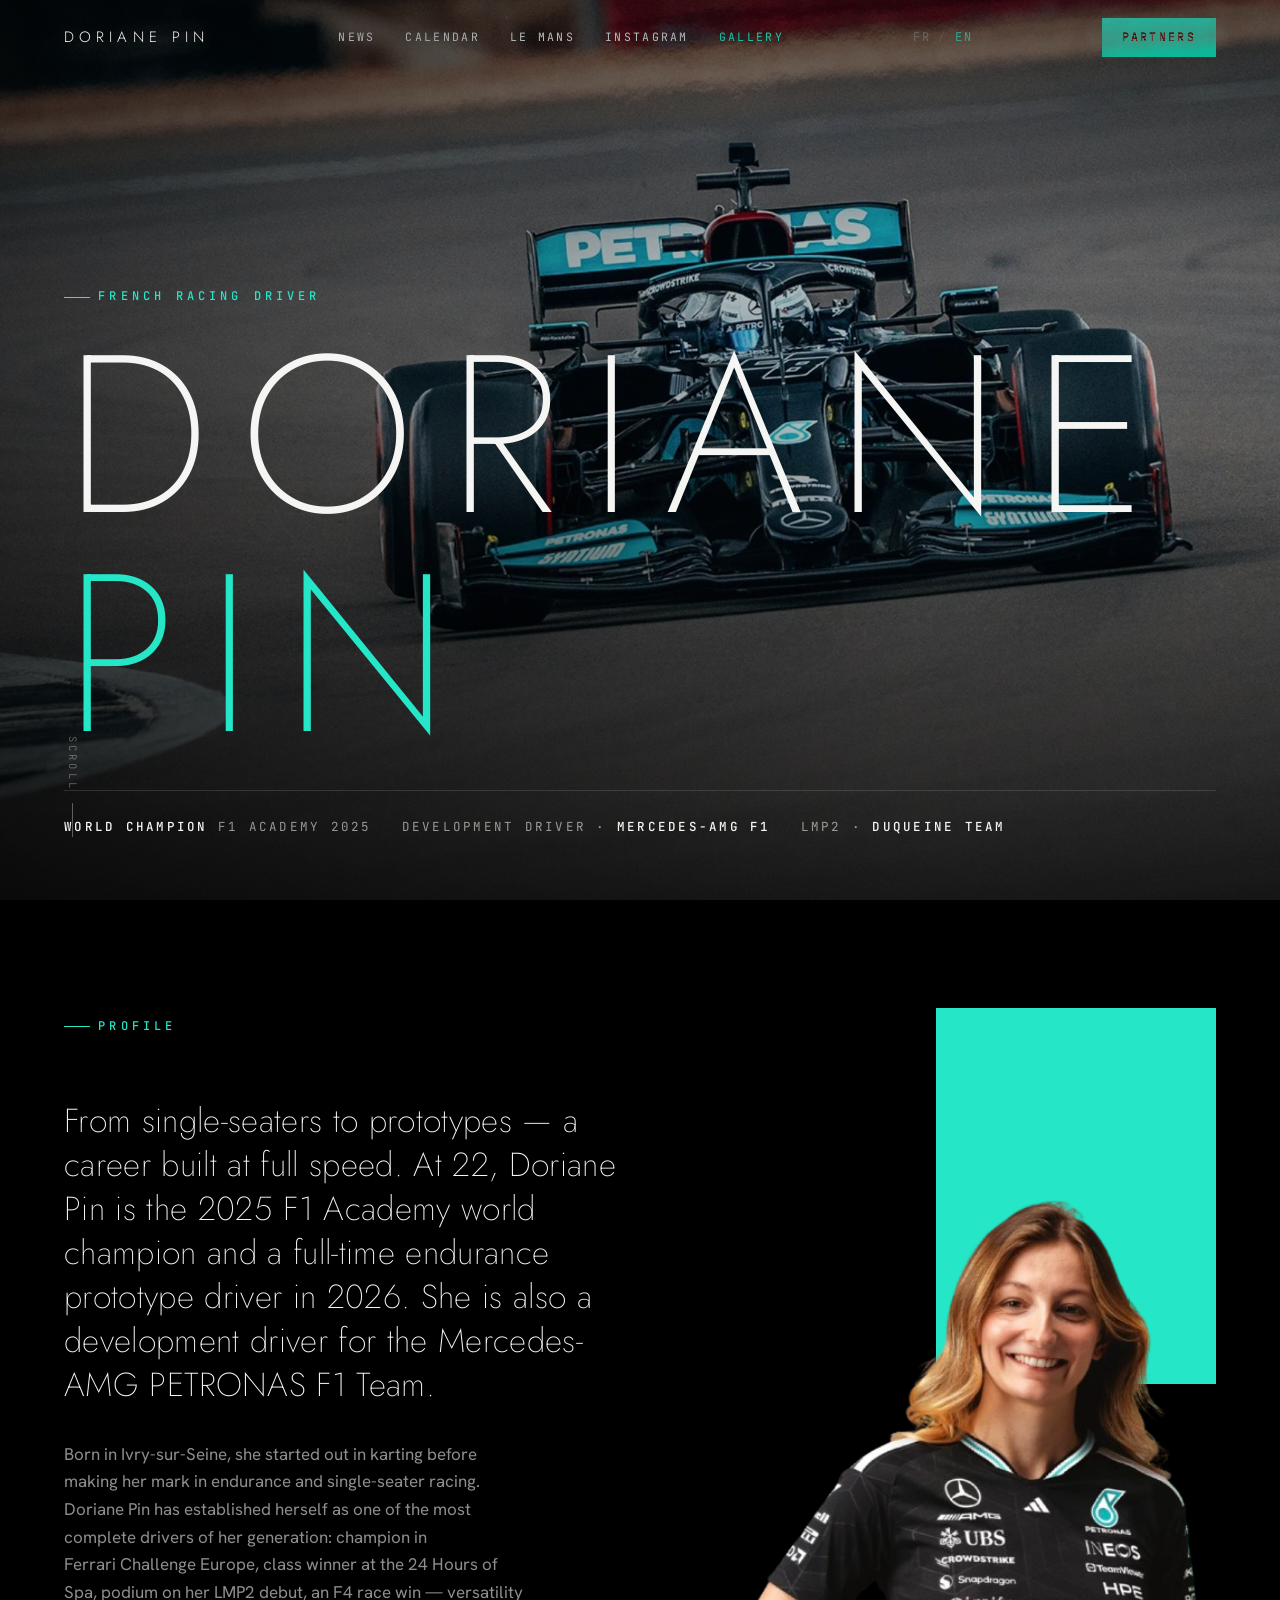
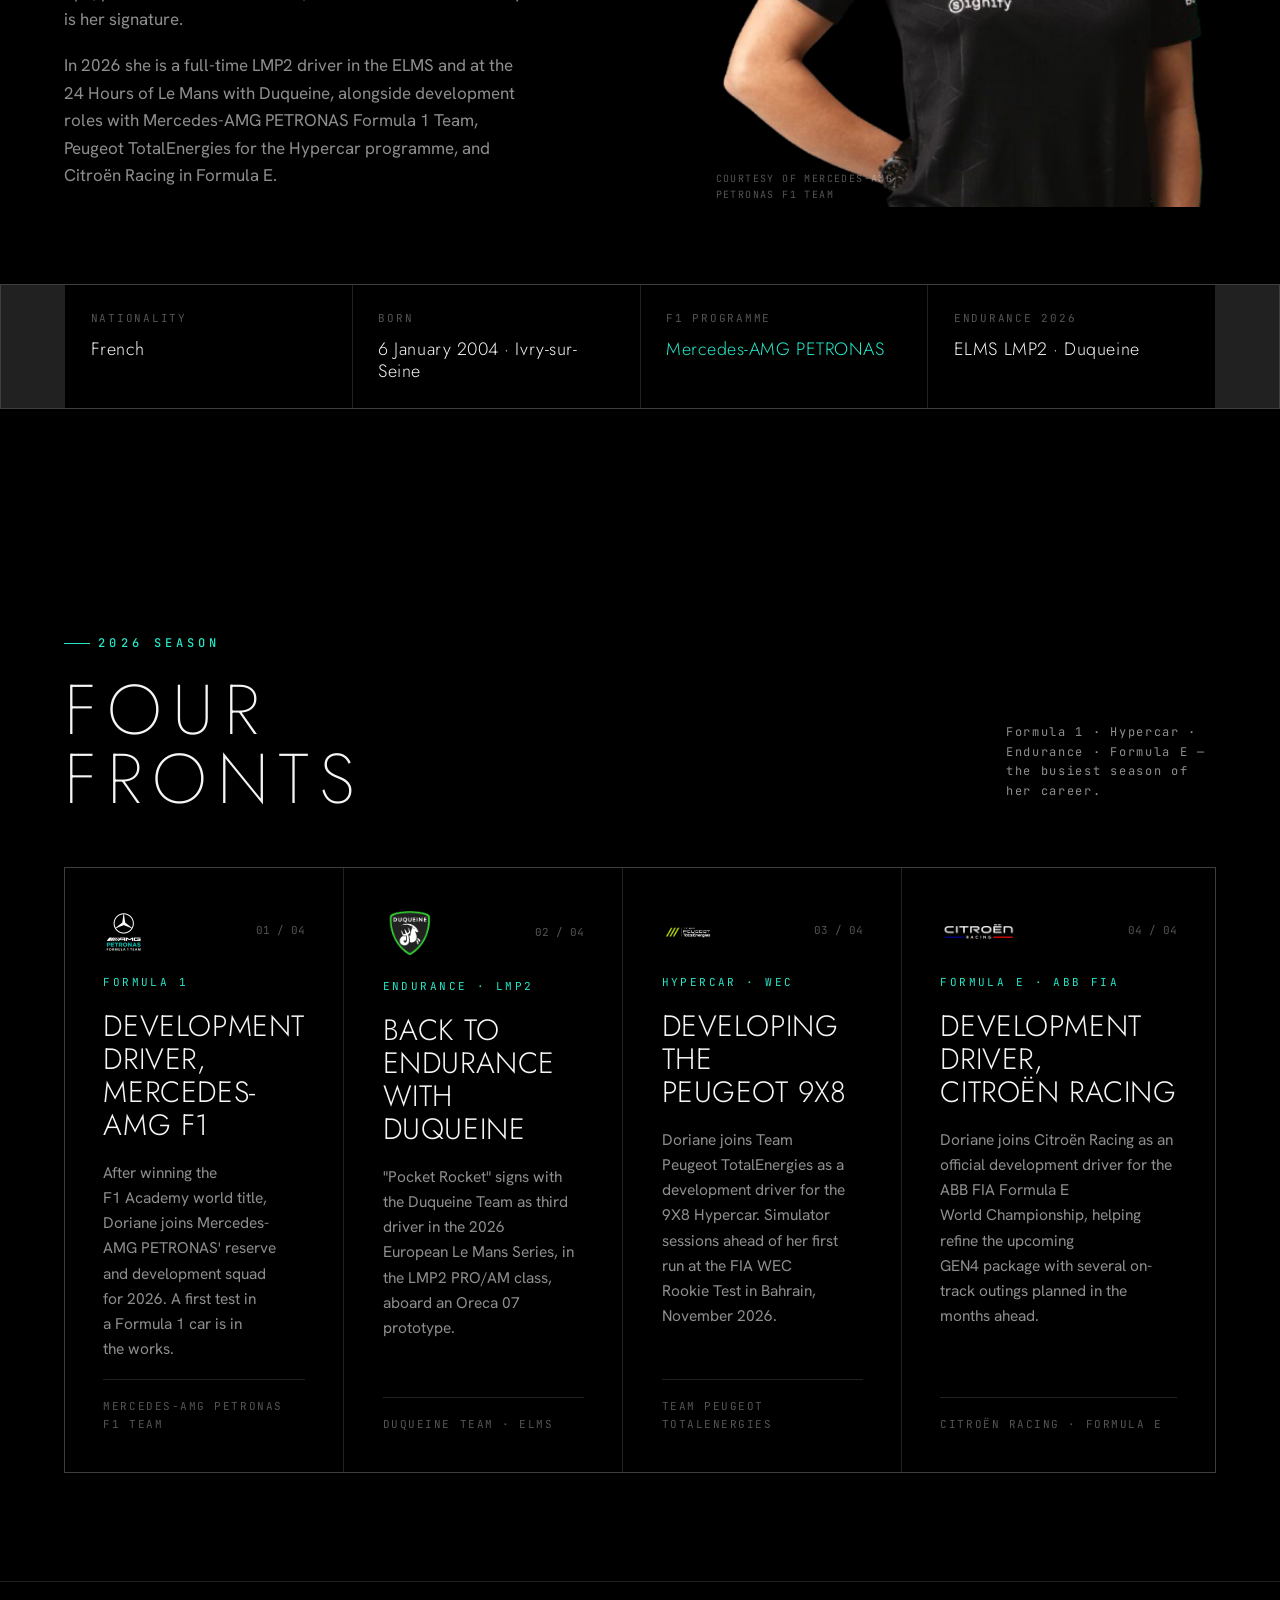
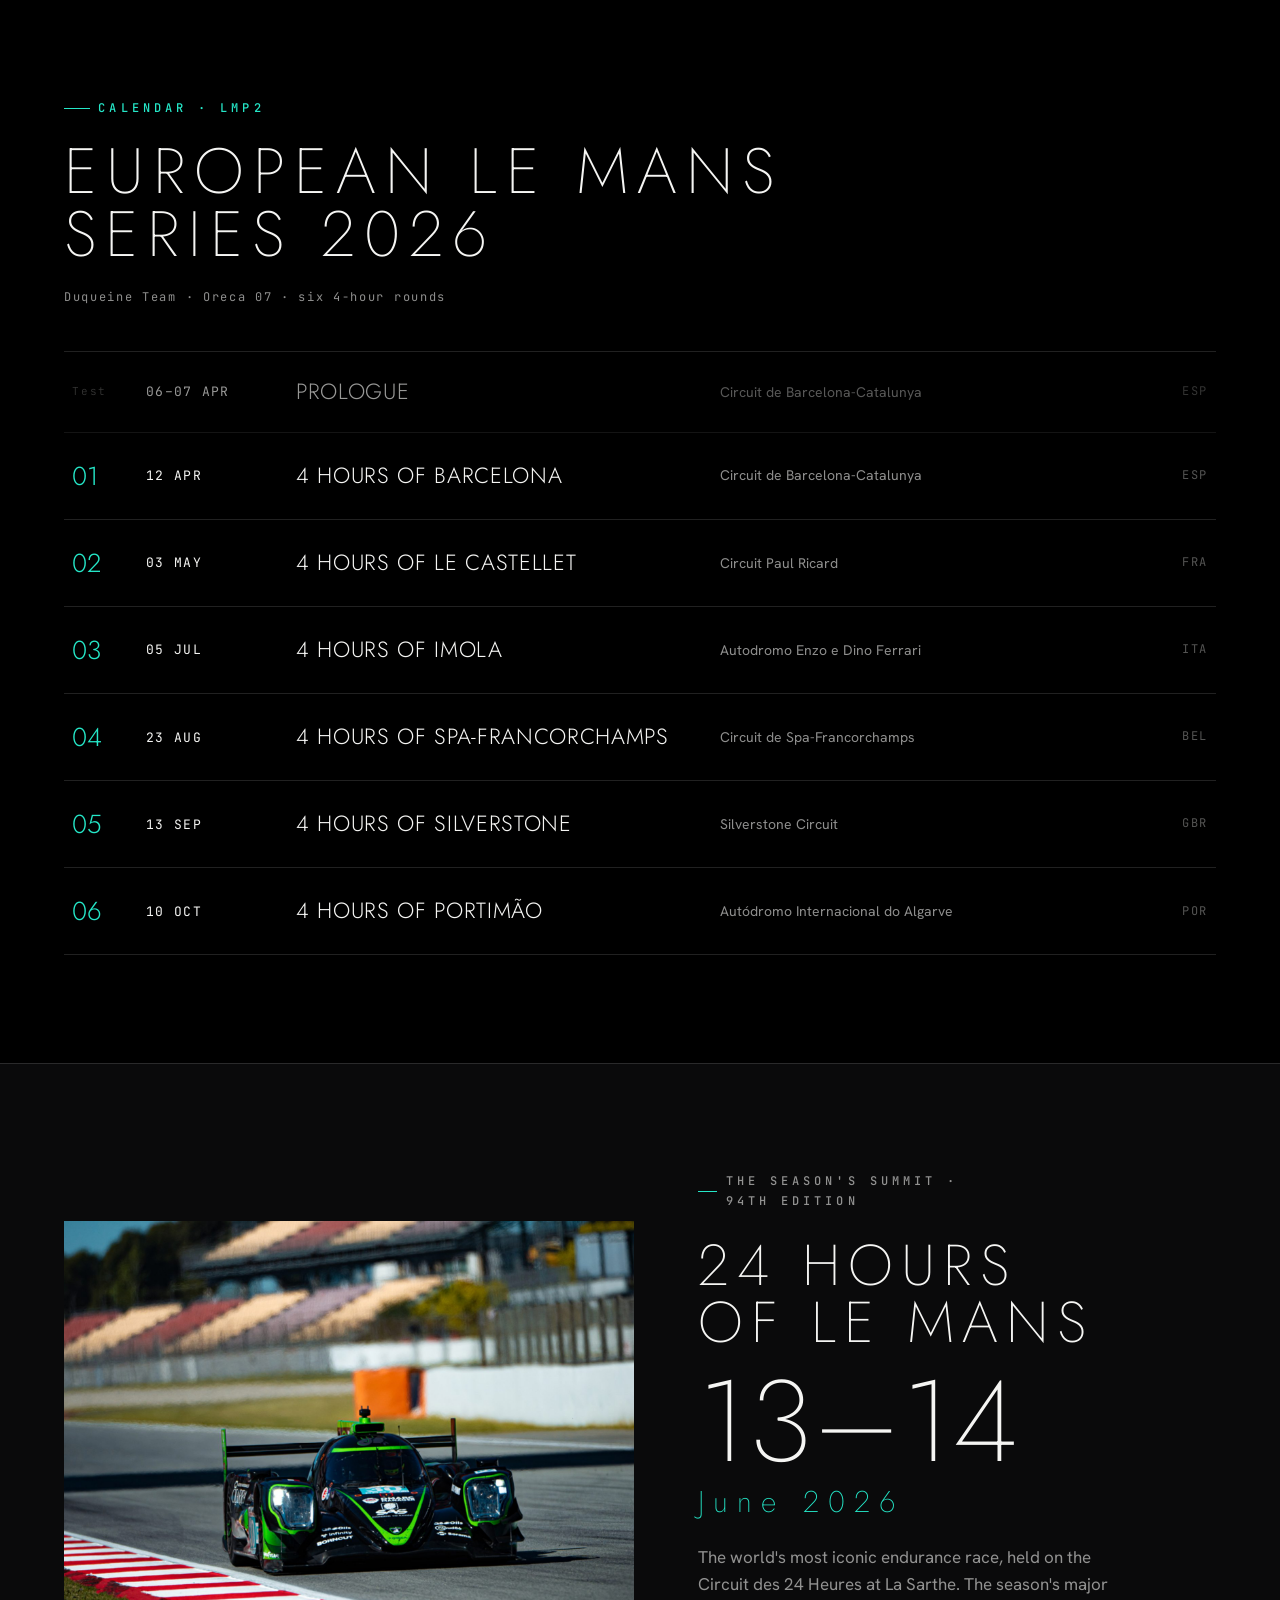
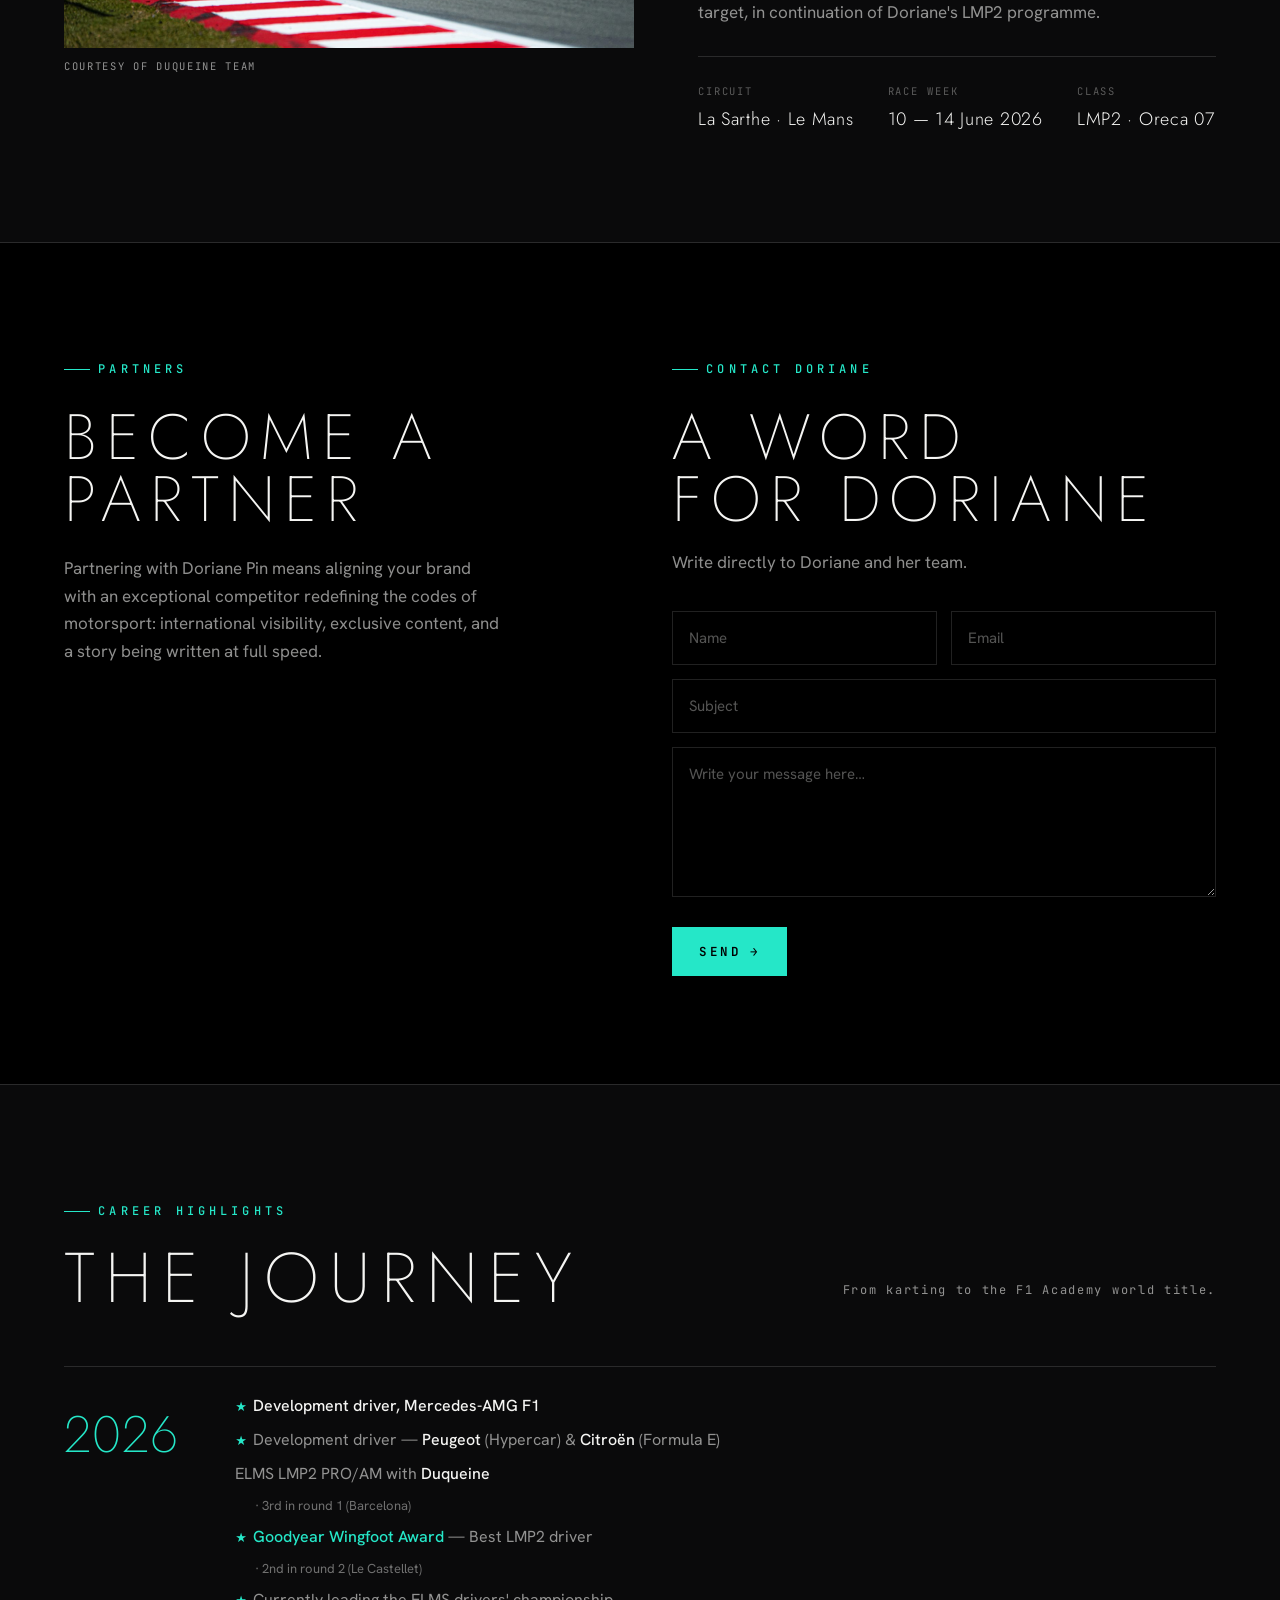
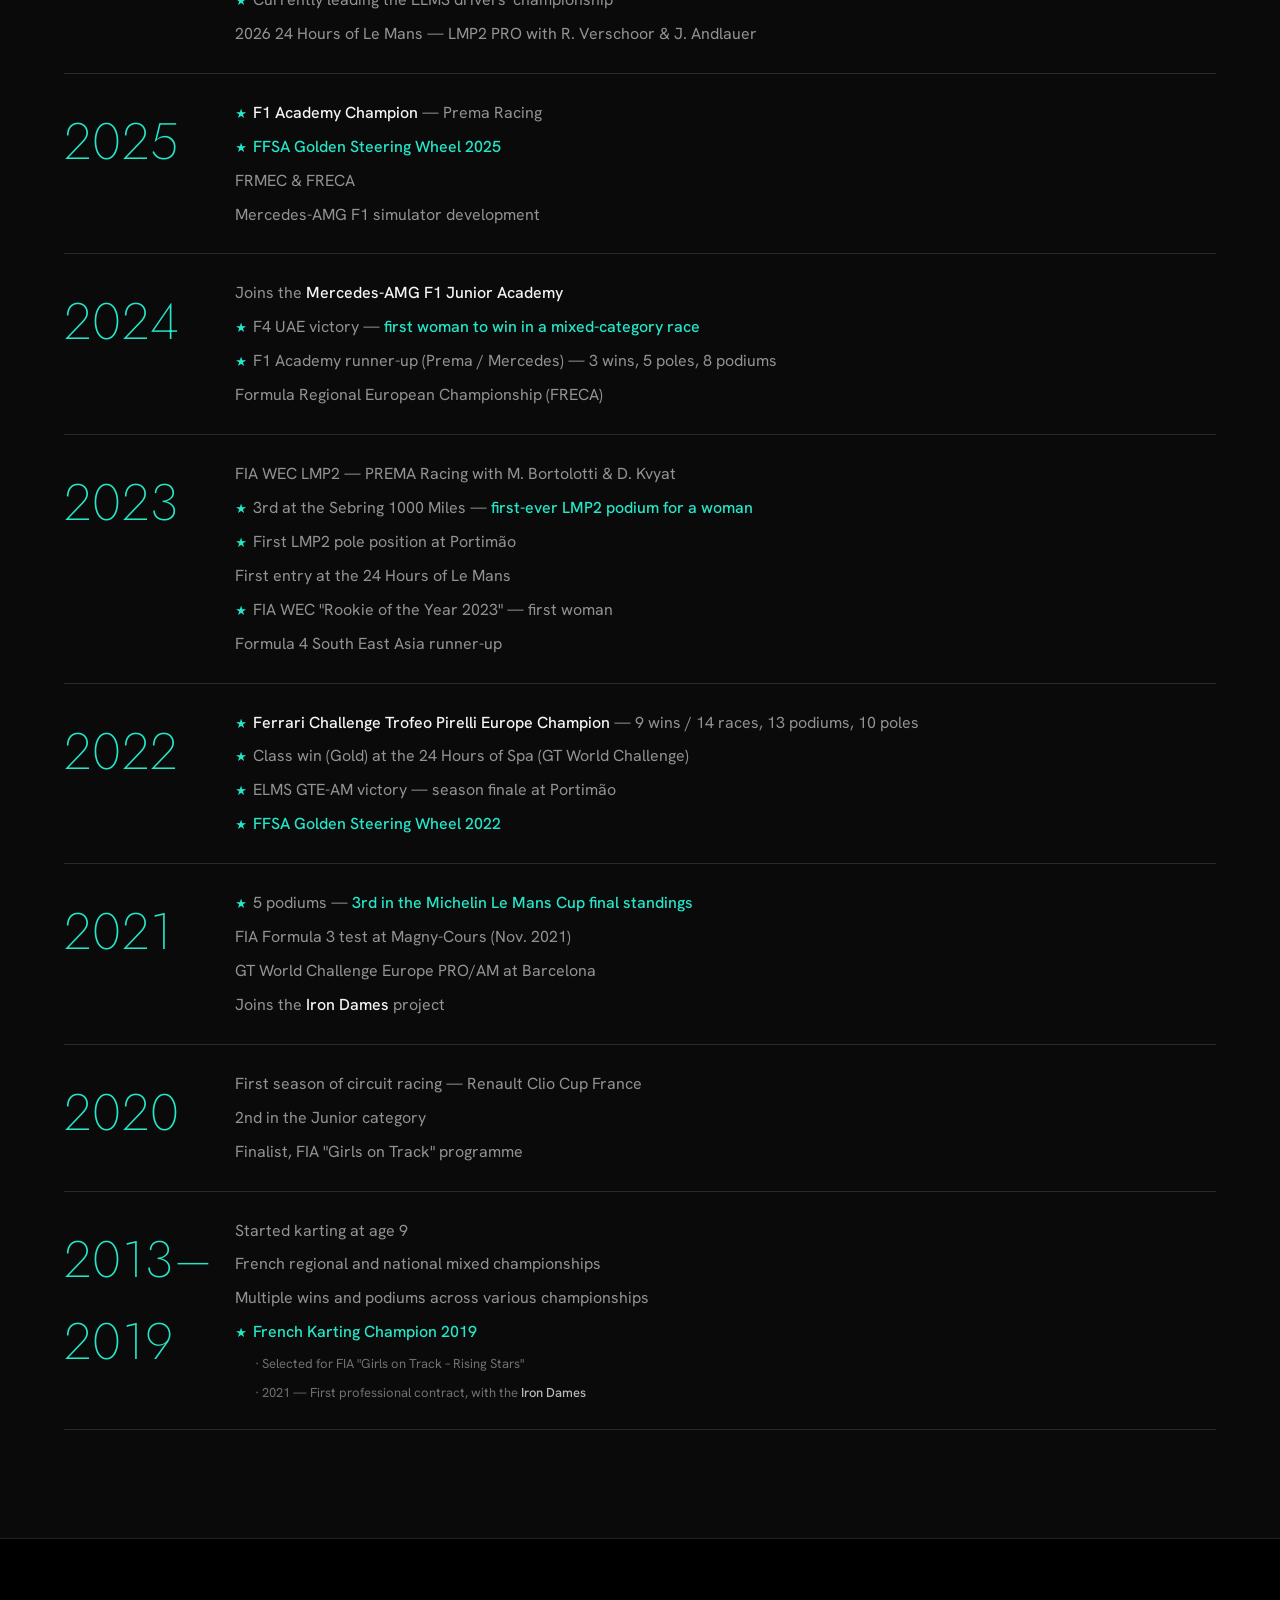
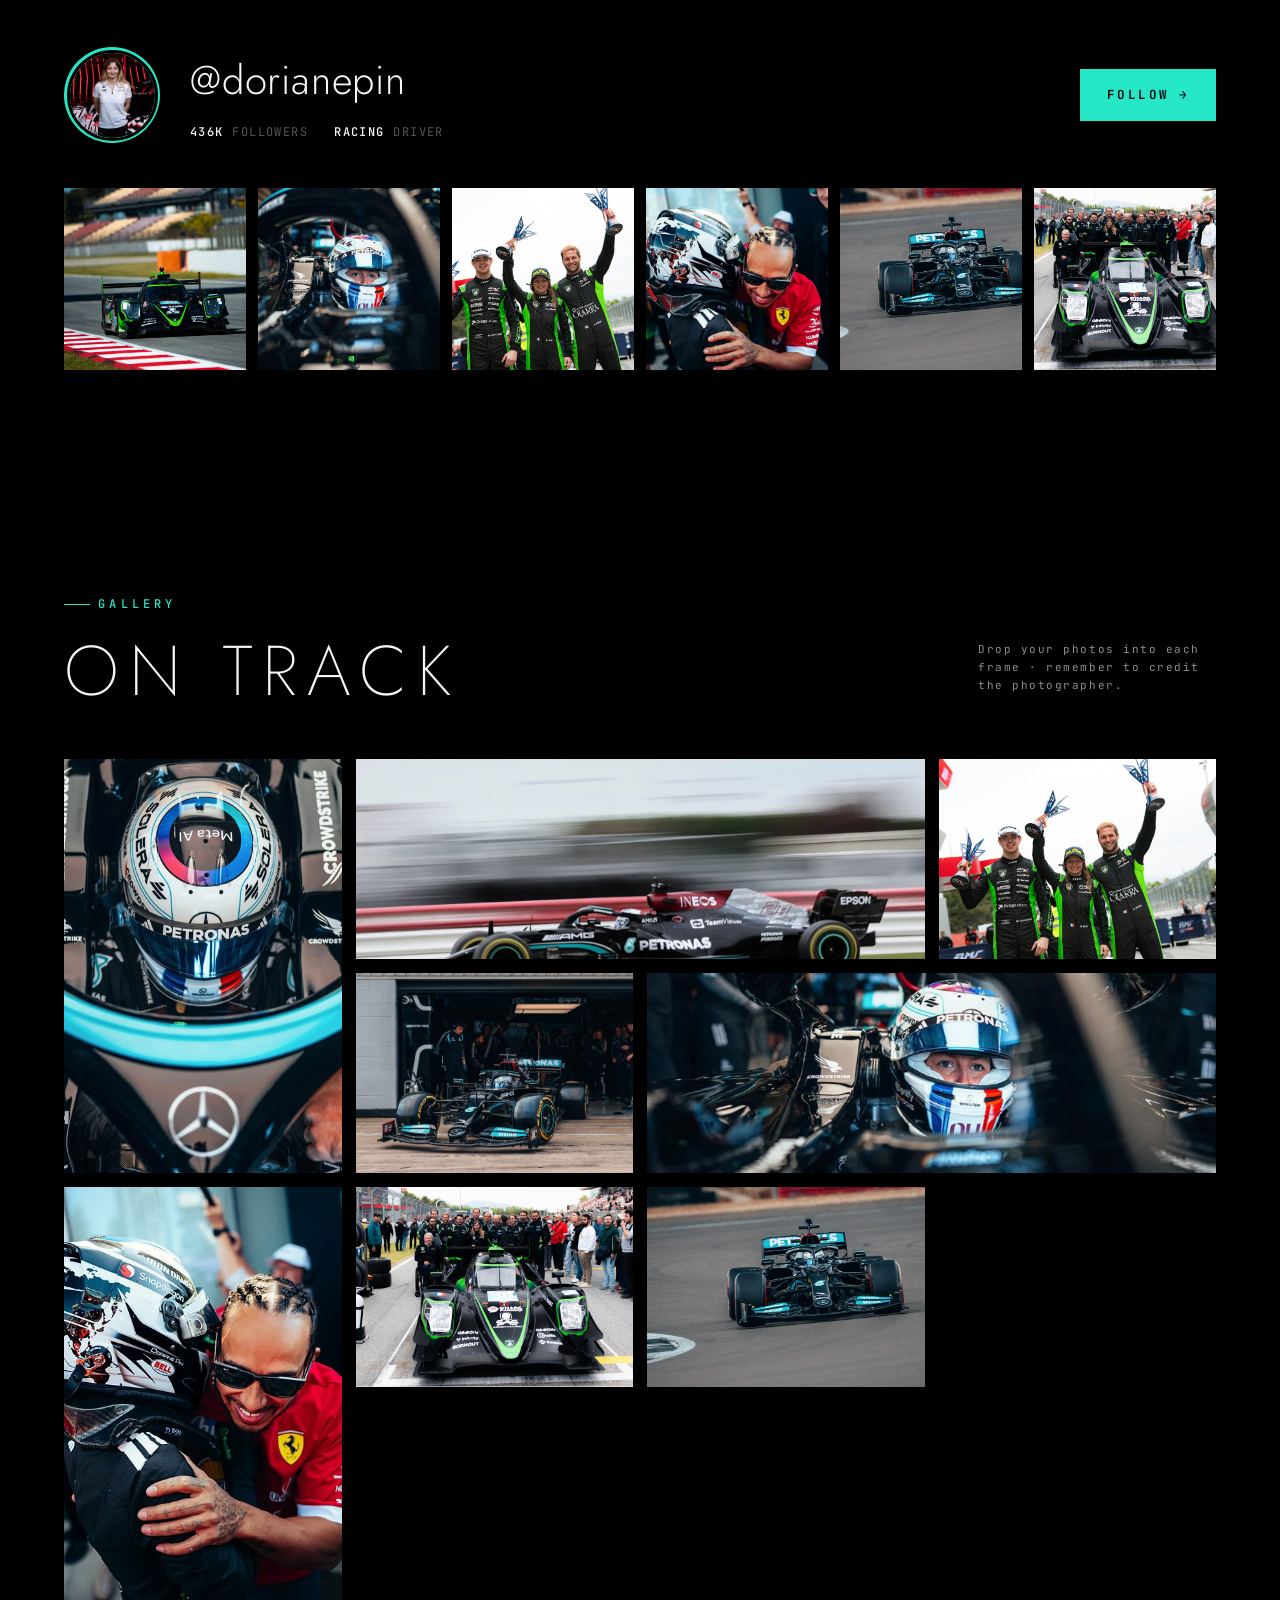
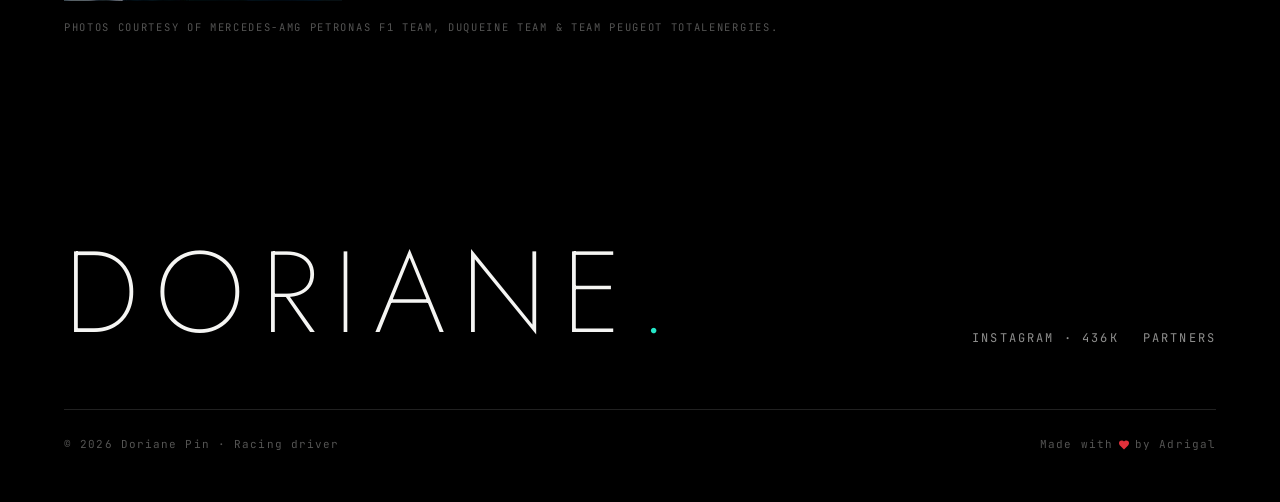
<file: en.html>
<!DOCTYPE html>
<html lang="en">
<head>
<meta charset="UTF-8" />
<meta name="viewport" content="width=device-width, initial-scale=1" />
<title>Doriane Pin — French Racing Driver | F1 Academy, LMP2 &amp; Mercedes-AMG F1</title>
<meta name="description" content="Doriane Pin, French racing driver: 2025 F1 Academy world champion, development driver for Mercedes-AMG PETRONAS F1 Team, LMP2 regular in the European Le Mans Series and at the 24 Hours of Le Mans with Duqueine." />
<meta name="robots" content="index, follow, max-image-preview:large" />
<meta name="theme-color" content="#000000" />
<link rel="canonical" href="https://dorianepin.com/en.html" />
<link rel="alternate" hreflang="en" href="https://dorianepin.com/en.html" />
<link rel="alternate" hreflang="fr" href="https://dorianepin.com/" />
<link rel="alternate" hreflang="x-default" href="https://dorianepin.com/" />
<meta property="og:type" content="profile" />
<meta property="og:site_name" content="Doriane Pin" />
<meta property="og:title" content="Doriane Pin — French Racing Driver" />
<meta property="og:description" content="2025 F1 Academy world champion. Development driver for Mercedes-AMG PETRONAS F1 Team. LMP2 in the ELMS and at the 24 Hours of Le Mans with Duqueine." />
<meta property="og:image" content="https://dorianepin.netlify.app/assets/merc_car_front.jpg" />
<meta property="og:url" content="https://dorianepin.com/en.html" />
<meta property="og:locale" content="en_US" />
<meta property="og:locale:alternate" content="fr_FR" />
<meta name="twitter:card" content="summary_large_image" />
<meta name="twitter:title" content="Doriane Pin — French Racing Driver" />
<meta name="twitter:description" content="2025 F1 Academy world champion · Mercedes-AMG PETRONAS F1 · LMP2 with Duqueine" />
<meta name="twitter:image" content="https://dorianepin.com/assets/merc_car_front.jpg" />
<script type="application/ld+json">
{"@context":"https://schema.org","@type":"Person","name":"Doriane Pin","url":"https://dorianepin.netlify.app/en.html","image":"https://dorianepin.netlify.app/assets/doriane_profil_v3.png","nationality":"French","birthDate":"2004-01-06","birthPlace":"Ivry-sur-Seine, France","jobTitle":"Racing driver","description":"2025 F1 Academy world champion, development driver for Mercedes-AMG PETRONAS F1 Team and LMP2 race driver in the ELMS and at the 24 Hours of Le Mans with Duqueine Team.","affiliation":[{"@type":"SportsOrganization","name":"Mercedes-AMG PETRONAS F1 Team"},{"@type":"SportsOrganization","name":"Duqueine Team"},{"@type":"SportsOrganization","name":"Peugeot TotalEnergies"},{"@type":"SportsOrganization","name":"Citroën Racing"}],"sameAs":["https://www.instagram.com/dorianepin/"]}
</script>
<link rel="preconnect" href="https://fonts.googleapis.com" />
<link rel="preconnect" href="https://fonts.gstatic.com" crossorigin />
<link href="https://fonts.googleapis.com/css2?family=Jost:wght@200;300;400&family=Hanken+Grotesk:wght@300;400;500;600&family=JetBrains+Mono:wght@400;500&display=swap" rel="stylesheet" />
<link rel="stylesheet" href="styles.css" />
<style>
  .hero { position: relative; min-height: 100svh; display: flex; flex-direction: column; }
  .hero__media { position: absolute; inset: 0; z-index: 0; }
  .hero__media img { width: 100%; height: 100%; object-fit: cover; object-position: center 38%; display:block; }
  .ph { width: 100%; height: 100%; object-fit: cover; object-position: center; display: block; }
  .hero__scrim {
    position: absolute; inset: 0; z-index: 1; pointer-events: none;
    background:
      linear-gradient(rgba(0,0,0,.24), rgba(0,0,0,.24)),
      linear-gradient(180deg, rgba(0,0,0,.45) 0%, rgba(0,0,0,0) 30%, rgba(0,0,0,0) 46%, rgba(0,0,0,.74) 100%),
      linear-gradient(75deg, rgba(0,0,0,.55) 0%, rgba(0,0,0,0) 62%);
  }
  .hero__inner {
    position: relative; z-index: 2;
    flex: 1; display: flex; flex-direction: column; justify-content: flex-end;
    padding: 0 var(--gut) clamp(40px, 7vh, 92px);
    max-width: var(--maxw); margin-inline: auto; width: 100%;
  }
  .hero__name { font-size: clamp(64px, 17.5vw, 280px); font-weight: 200; margin: 18px 0 0; }
  .hero__name .pin { color: var(--teal); display: block; }
  .hero__sub { display: flex; flex-wrap: wrap; gap: 10px 30px; align-items: baseline; margin-top: 26px; padding-top: 26px; border-top: 1px solid var(--line); }
  .hero__sub .stat { font-family: var(--f-mono); font-size: 12.5px; letter-spacing: .18em; text-transform: uppercase; color: var(--ink-dim); }
  .hero__sub .stat b { color: var(--ink); font-weight: 500; }
  .hero__partners { display: flex; flex-wrap: wrap; gap: 14px 26px; align-items: center; margin-top: 22px; }
  .hero__partners span { font-family: var(--f-display); font-weight:300; font-size: 12px; letter-spacing:.22em; text-transform: uppercase; color: var(--ink-faint); position: relative; }
  .hero__partners span + span::before { content:"·"; position:absolute; left:-15px; color: var(--teal); }
  .scrollcue { position: absolute; left: var(--gut); bottom: clamp(40px,7vh,92px); z-index: 2; writing-mode: vertical-rl; font-family: var(--f-mono); font-size: 10.5px; letter-spacing: .3em; text-transform: uppercase; color: var(--ink-faint); display: flex; align-items: center; gap: 12px; }
  @media (max-width: 900px){ .scrollcue { display:none; } .hero__partners{ display:none; } }

  .intro-grid { display: grid; grid-template-columns: 1fr; gap: clamp(40px,5vw,80px); }
  @media (min-width: 900px){ .intro-grid { grid-template-columns: 1.08fr 0.92fr; align-items: stretch; } }
  .intro-body p { color: var(--ink-dim); max-width: 46ch; }
  .intro-body p + p { margin-top: 1.1em; }
  .intro-portrait { position: relative; align-self: end; width: 100%; max-width: 430px; margin-inline: auto; }
  .intro-portrait::before { content: ""; position: absolute; top: 0; right: 0; width: 56%; height: 47%; background: var(--teal); z-index: 0; }
  .intro-portrait img { position: relative; z-index: 1; display: block; width: 100%; height: auto; }
  .intro-portrait .ip-credit { position: relative; z-index: 1; display: block; margin-top: 10px; font-family: var(--f-mono); font-size: 10px; letter-spacing: .14em; text-transform: uppercase; color: var(--ink-faint); }
  @media (min-width: 900px){
    .intro-portrait { align-self: stretch; max-width: none; margin: 0; min-height: 520px; }
    .intro-portrait img { position: absolute; inset: 0; width: 100%; height: 100%; object-fit: contain; object-position: bottom right; }
    .intro-portrait .ip-credit { position: absolute; left: 0; bottom: 4px; margin: 0; max-width: 40%; }
  }
  .intro-facts { display: grid; grid-template-columns: repeat(2,1fr); gap: 1px; background: var(--line); border: 1px solid var(--line); margin-top: clamp(44px,6vw,80px); }
  @media (min-width: 760px){ .intro-facts { grid-template-columns: repeat(4,1fr); } }
  .intro-facts .ff { background: var(--bg); padding: clamp(20px,2vw,28px) clamp(20px,2vw,26px); display: flex; flex-direction: column; gap: 11px; }
  .intro-facts .ff .k { font-family: var(--f-mono); font-size: 11px; letter-spacing: .16em; text-transform: uppercase; color: var(--ink-faint); }
  .intro-facts .ff .v { font-family: var(--f-display); font-weight: 300; font-size: clamp(15px,1.4vw,19px); letter-spacing: .03em; line-height: 1.2; }
  .intro-facts .ff .v.accent { color: var(--teal); }

  .sec-head { display: grid; grid-template-columns: 1fr auto; align-items: end; gap: 24px 40px; margin-bottom: clamp(40px,6vh,72px); }
  .sec-head h2 { font-size: clamp(34px,5.5vw,76px); }
  @media (max-width: 720px){ .sec-head { grid-template-columns: 1fr; } }
  .news-grid { display: grid; grid-template-columns: 1fr; gap: 1px; background: var(--line); border: 1px solid var(--line); }
  @media (min-width: 700px){ .news-grid { grid-template-columns: repeat(2,1fr); } }
  @media (min-width: 1200px){ .news-grid { grid-template-columns: repeat(4,1fr); } }
  .news-card { background: var(--bg); padding: clamp(28px,3vw,46px); display: flex; flex-direction: column; gap: 18px; min-height: 380px; transition: background .4s; }
  .news-card:hover { background: var(--bg-card); }
  .news-card .card-top { display: flex; align-items: center; justify-content: space-between; gap: 16px; min-height: 50px; }
  .news-card .card-logo { height: 46px; width: auto; max-width: 64%; object-fit: contain; object-position: left center; display: block; }
  .news-card .card-logo.peugeot { height: 30px; }
  .news-card .card-logo.duqueine { height: 54px; }
  .news-card .card-logo.citroen { height: 32px; }
  .news-card .tag { font-family: var(--f-mono); font-size: 11px; letter-spacing:.22em; text-transform: uppercase; color: var(--teal); }
  .news-card .idx { font-family: var(--f-mono); font-size: 11px; color: var(--ink-faint); }
  .news-card h3 { font-family: var(--f-display); font-weight: 300; font-size: clamp(22px,2.3vw,30px); line-height: 1.12; letter-spacing:.02em; text-transform: uppercase; margin: 0; }
  .news-card p { color: var(--ink-dim); font-size: 15.5px; margin: 0; }
  .news-card .foot { margin-top: auto; font-family: var(--f-mono); font-size: 11px; letter-spacing:.14em; text-transform: uppercase; color: var(--ink-faint); padding-top: 18px; border-top: 1px solid var(--line); }

  .cal-head { display:block; margin-bottom: 44px; }
  .cal-head h2 { max-width: 20ch; margin-top: 22px; }
  .cal-head .cal-note { display:block; margin-top: 22px; }
  .cal { border-top: 1px solid var(--line); }
  .cal-row { display: grid; grid-template-columns: 56px 132px 1fr 1fr 64px; align-items: center; gap: 18px; padding: 22px 8px; border-bottom: 1px solid var(--line); transition: background .35s, padding-left .35s; }
  .cal-row:hover { background: var(--bg-card); padding-left: 18px; }
  .cal-row.test { opacity: .62; }
  .cal-row .rnd { font-family: var(--f-display); font-weight: 300; font-size: 26px; color: var(--teal); }
  .cal-row.test .rnd { font-family: var(--f-mono); font-size: 11px; letter-spacing:.16em; color: var(--ink-faint); }
  .cal-row .date { font-family: var(--f-mono); font-size: 13px; letter-spacing:.1em; }
  .cal-row .ev { font-family: var(--f-display); font-weight: 300; font-size: clamp(16px,1.8vw,22px); letter-spacing:.03em; text-transform: uppercase; }
  .cal-row .track { color: var(--ink-dim); font-size: 14px; }
  .cal-row .cc { font-family: var(--f-mono); font-size: 12px; letter-spacing:.14em; color: var(--ink-faint); text-align: right; }
  @media (max-width: 820px){
    .cal-row { grid-template-columns: 44px 1fr 50px; row-gap: 4px; }
    .cal-row .date { grid-column: 2 / 3; }
    .cal-row .ev   { grid-column: 2 / 4; }
    .cal-row .track{ grid-column: 2 / 4; }
    .cal-row .cc   { grid-column: 3 / 4; grid-row: 1; }
    .cal-row .rnd  { grid-row: 1 / 3; }
  }

  .lemans { position: relative; background: var(--bg-soft); border-block: 1px solid var(--line); }
  .lemans-grid { display: grid; grid-template-columns: 1fr; gap: clamp(34px,5vw,72px); align-items: center; }
  @media (min-width: 920px){ .lemans-grid { grid-template-columns: 1.1fr 1fr; } }
  .lemans .media { width: 100%; aspect-ratio: 4/3; overflow: hidden; background: #0e0e10; box-shadow: inset 0 0 0 1px var(--line); }
  .lemans .media img { width: 100%; height: 100%; object-fit: cover; object-position: center; display:block; }
  .lemans .big-date { font-family: var(--f-display); font-weight: 200; font-size: clamp(60px,9vw,132px); line-height:.92; letter-spacing:.02em; }
  .lemans .big-date .mo { display:block; font-size: clamp(20px,2.4vw,30px); letter-spacing:.3em; color: var(--teal); margin-top: 14px; }
  .lemans p { color: var(--ink-dim); max-width: 44ch; }
  .lemans .meta { display:flex; gap: 34px; flex-wrap: wrap; margin-top: 30px; padding-top: 26px; border-top: 1px solid var(--line); }
  .lemans .meta div span { display:block; font-family: var(--f-mono); font-size: 10.5px; letter-spacing:.18em; text-transform: uppercase; color: var(--ink-faint); margin-bottom: 5px; }
  .lemans .meta div b { font-family: var(--f-display); font-weight: 300; font-size: 18px; letter-spacing:.04em; }

  .gallery { display: grid; gap: 14px; grid-template-columns: repeat(2, 1fr); }
  @media (min-width: 760px){ .gallery { grid-template-columns: repeat(4, 1fr); grid-auto-rows: 200px; } }
  .gallery figure { margin: 0; position: relative; overflow: hidden; background:#0e0e10; }
  .gallery img { width: 100%; height: 100%; object-fit: cover; object-position: center; display:block; }
  .gallery .g-tall { grid-row: span 2; }
  .gallery .g-wide { grid-column: span 2; }
  .gallery figcaption { font-family: var(--f-mono); font-size: 10px; letter-spacing:.14em; text-transform: uppercase; color: var(--ink-faint); margin-top: 8px; }
  @media (max-width: 759px){ .gallery figure { aspect-ratio: 1; } .gallery .g-tall, .gallery .g-wide { grid-column: span 2; } }

  .ig-head { display: flex; align-items: center; justify-content: space-between; flex-wrap: wrap; gap: 24px; margin-bottom: clamp(34px,5vh,56px); }
  .ig-id { display: flex; align-items: center; gap: clamp(18px,2.5vw,30px); }
  .ig-ring { width: clamp(64px,9vw,96px); height: clamp(64px,9vw,96px); border-radius: 50%; padding: 2.5px; background: var(--teal); flex-shrink: 0; }
  .ig-ring img { width: 100%; height: 100%; border-radius: 50%; object-fit: cover; object-position: center 25%; border: 3px solid var(--bg); display: block; }
  .ig-handle { display: block; font-family: var(--f-display); font-weight: 300; font-size: clamp(24px,3.4vw,40px); letter-spacing: .02em; }
  .ig-handle:hover { color: var(--teal); }
  .ig-stats { display: flex; gap: 26px; margin-top: 10px; flex-wrap: wrap; }
  .ig-stats span { font-family: var(--f-mono); font-size: 12px; letter-spacing: .12em; text-transform: uppercase; color: var(--ink-faint); }
  .ig-stats b { color: var(--ink); font-weight: 500; }
  .ig-grid { display: grid; grid-template-columns: repeat(3,1fr); gap: 10px; }
  @media (min-width: 760px){ .ig-grid { grid-template-columns: repeat(6,1fr); gap: 12px; } }
  .ig-tile { position: relative; aspect-ratio: 1; overflow: hidden; background:#0e0e10; }
  .ig-tile img { width: 100%; height: 100%; object-fit: cover; display: block; transition: transform .6s cubic-bezier(.2,.7,.2,1), opacity .4s; }
  .ig-tile::after { content: ""; position: absolute; inset: 0; background: rgba(0,0,0,.4); opacity: 0; transition: opacity .35s; }
  .ig-tile .glyph { position: absolute; top: 10px; right: 10px; width: 17px; height: 17px; border: 1.6px solid #fff; border-radius: 5px; opacity: 0; transform: scale(.8); transition: opacity .35s, transform .35s; z-index: 2; }
  .ig-tile .glyph::after { content: ""; position: absolute; top: 3px; right: 3px; width: 4px; height: 4px; border-radius: 50%; border: 1.6px solid #fff; }
  .ig-tile:hover img { transform: scale(1.06); }
  .ig-tile:hover::after { opacity: 1; }
  .ig-tile:hover .glyph { opacity: 1; transform: none; }

  .contact-grid { display: grid; grid-template-columns: 1fr; gap: clamp(34px,5vw,80px); align-items: stretch; }
  @media (min-width: 920px){ .contact-grid { grid-template-columns: 1fr 1fr; } }
  form .frow { display: grid; grid-template-columns: 1fr 1fr; gap: 14px; }
  form input, form textarea { width: 100%; background: transparent; color: var(--ink); border: 1px solid var(--line); padding: 16px 16px; margin-top: 14px; font-family: var(--f-body); font-size: 15px; transition: border-color .3s; }
  form .frow input { margin-top: 0; }
  form input:focus, form textarea:focus { outline: none; border-color: var(--teal); }
  form input::placeholder, form textarea::placeholder { color: var(--ink-faint); }
  form textarea { resize: vertical; min-height: 150px; }
  .form-ok { color: var(--teal); font-family: var(--f-mono); font-size: 12px; letter-spacing:.12em; margin-top: 16px; min-height: 1.2em; }

  .palmares { background: var(--bg-soft); border-top: 1px solid var(--line); }
  .timeline { border-top: 1px solid var(--line); }
  .t-row { display: grid; grid-template-columns: 120px 1fr; gap: clamp(18px,4vw,60px); padding: 26px 0; border-bottom: 1px solid var(--line); }
  .t-row .yr { font-family: var(--f-display); font-weight: 200; font-size: clamp(30px,4vw,52px); color: var(--teal); letter-spacing:.02em; }
  .t-row ul { margin: 0; padding: 0; list-style: none; display: grid; gap: 8px; align-content: center; }
  .t-row li { font-size: 16px; color: var(--ink-dim); }
  .t-row li b { color: var(--ink); font-weight: 500; }
  .t-row li .hl { color: var(--teal); font-weight: 500; }
  .t-row li .star { color: var(--teal); margin-right: 6px; font-size: 13px; }
  .t-row li.sub { font-size: 13px; padding-left: 20px; opacity: .75; }
  @media (max-width: 620px){ .t-row { grid-template-columns: 1fr; gap: 8px; } }

  footer { padding: clamp(60px,9vh,120px) var(--gut) 48px; }
  .foot-top { display:flex; justify-content: space-between; align-items: flex-end; flex-wrap: wrap; gap: 30px; }
  .foot-name { font-size: clamp(40px,9vw,120px); }
  .foot-social { display:flex; gap: 24px; }
  .foot-social a { font-family: var(--f-mono); font-size: 12px; letter-spacing:.18em; text-transform: uppercase; color: var(--ink-dim); transition: color .3s; }
  .foot-social a:hover { color: var(--teal); }
  .foot-bottom { display:flex; justify-content: space-between; flex-wrap: wrap; gap: 14px; margin-top: 60px; padding-top: 26px; border-top: 1px solid var(--line); }
  .foot-bottom span { font-family: var(--f-mono); font-size: 11px; letter-spacing:.1em; color: var(--ink-faint); }

  .nav .links a.active { color: var(--teal); opacity: 1; }
  .nav-toggle { display: none; flex-direction: column; gap: 6px; width: 44px; height: 44px; background: none; border: 0; cursor: pointer; padding: 0; align-items: center; justify-content: center; z-index: 70; }
  .nav-toggle span { display: block; height: 1.5px; width: 18px; background: #fff; transition: transform .4s, opacity .3s; }
  .nav-toggle.open span:nth-child(1) { transform: translateY(7.5px) rotate(45deg); }
  .nav-toggle.open span:nth-child(2) { transform: translateY(-7.5px) rotate(-45deg); }
  .mobile-menu { position: fixed; inset: 0; z-index: 60; background: #000; display: flex; flex-direction: column; justify-content: center; padding: 0 var(--gut); gap: 4px; transform: translateY(-101%); transition: transform .55s cubic-bezier(.76,0,.24,1); }
  .mobile-menu.open { transform: none; }
  .mobile-menu a { font-family: var(--f-display); font-weight: 200; text-transform: uppercase; letter-spacing: .06em; font-size: clamp(34px, 9vw, 58px); color: var(--ink); padding: 14px 0; border-bottom: 1px solid var(--line); transition: color .3s; }
  .mobile-menu a:active, .mobile-menu a.active { color: var(--teal); }
  @media (max-width: 900px){ .nav-toggle { display: flex; } }
  .lang-switch { display: flex; align-items: center; gap: 8px; font-family: var(--f-mono); font-size: 12px; letter-spacing: .14em; }
  .lang-switch a { color: var(--ink-faint); transition: color .3s; }
  .lang-switch a.active { color: var(--teal); }
  .lang-switch a:hover { color: var(--ink); }
  .lang-switch span { color: var(--line); }
  .mobile-menu .lang-switch { border-bottom: none; padding: 22px 0 0; font-size: 15px; gap: 12px; }
  @media (max-width: 900px){
    .nav { flex-wrap: nowrap; }
    .nav .brand { font-size: 12px; letter-spacing: .18em; white-space: nowrap; }
    .nav-cta { display: inline-flex; order: 1; margin-left: auto; padding: 6px 10px; font-size: 9px; letter-spacing: .1em; white-space: nowrap; }
    .nav .lang-switch { display: flex; order: 2; margin-left: 10px; }
    .nav-toggle { order: 3; margin-left: 8px; }
  }
</style>
</head>
<body>

<template id="__bundler_thumbnail">
  <svg viewBox="0 0 100 100" xmlns="http://www.w3.org/2000/svg">
    <rect width="100" height="100" fill="#000000"/>
    <text x="50" y="52" font-family="Jost, system-ui, sans-serif" font-size="30" font-weight="300" letter-spacing="2" fill="#25e7c8" text-anchor="middle" dominant-baseline="central">DP</text>
  </svg>
</template>

<!-- ============ NAV ============ -->
<nav class="nav" id="nav">
  <a href="#top" class="brand">Doriane&nbsp;Pin</a>
  <div class="links" id="navLinks">
    <a href="#actu">News</a>
    <a href="#elms">Calendar</a>
    <a href="#lemans">Le Mans</a>
    <a href="#instagram">Instagram</a>
    <a href="#galerie">Gallery</a>
  </div>
  <div class="lang-switch"><a href="index.html">FR</a><span>/</span><a href="en.html" class="active">EN</a></div>
  <a class="nav-cta" href="#partenaires">Partners</a>
  <button class="nav-toggle" id="navToggle" aria-label="Menu" aria-expanded="false"><span></span><span></span></button>
</nav>

<div class="mobile-menu" id="mobileMenu">
  <a href="#actu">News</a>
  <a href="#elms">Calendar</a>
  <a href="#lemans">Le Mans</a>
  <a href="#instagram">Instagram</a>
  <a href="#galerie">Gallery</a>
  <div class="lang-switch"><a href="index.html">FR</a><span>/</span><a href="en.html" class="active">EN</a></div>
</div>

<!-- ============ HERO ============ -->
<header class="hero" id="top" data-screen-label="Hero">
  <div class="hero__media"><img src="assets/merc_car_front.jpg" alt="Doriane Pin — single-seater" /></div>
  <div class="hero__scrim"></div>
  <div class="hero__inner">
    <p class="eyebrow">French racing driver</p>
    <h1 class="display hero__name">Doriane<span class="pin">Pin</span></h1>
    <div class="hero__sub">
      <span class="stat"><b>World Champion</b> F1 Academy 2025</span>
      <span class="stat">Development driver · <b>Mercedes-AMG&nbsp;F1</b></span>
      <span class="stat">LMP2 · <b>Duqueine&nbsp;Team</b></span>
    </div>
  </div>
  <div class="scrollcue">Scroll <span style="width:1px;height:34px;background:var(--ink-faint);"></span></div>
</header>

<!-- ============ INTRO ============ -->
<section class="section-pad" id="intro">
  <div class="wrap intro-grid">
    <div data-reveal>
      <p class="eyebrow" style="margin-bottom:30px;">Profile</p>
      <p class="lede">From single-seaters to prototypes — a career built at full speed. At 22, Doriane Pin is the 2025 F1&nbsp;Academy world champion and a full-time endurance prototype driver in 2026. She is also a development driver for the Mercedes-AMG&nbsp;PETRONAS F1&nbsp;Team.</p>
      <div class="intro-body" style="margin-top:34px;">
        <p>Born in Ivry-sur-Seine, she started out in karting before making her mark in endurance and single-seater racing. Doriane Pin has established herself as one of the most complete drivers of her generation: champion in Ferrari&nbsp;Challenge Europe, class winner at the 24&nbsp;Hours of Spa, podium on her LMP2 debut, an F4 race win — versatility is her signature.</p>
        <p>In 2026 she is a full-time LMP2 driver in the ELMS and at the 24&nbsp;Hours of Le&nbsp;Mans with Duqueine, alongside development roles with Mercedes-AMG&nbsp;PETRONAS Formula&nbsp;1&nbsp;Team, Peugeot&nbsp;TotalEnergies for the Hypercar programme, and Citroën&nbsp;Racing in Formula&nbsp;E.</p>
      </div>
    </div>
    <div class="intro-portrait" data-reveal style="--d:120ms">
      <img src="assets/doriane_profil_v3.png" alt="Doriane Pin — Mercedes-AMG PETRONAS F1 Team" />
      <span class="ip-credit">Courtesy of Mercedes-AMG PETRONAS F1 Team</span>
    </div>
  </div>
  <div class="wrap intro-facts" data-reveal style="--d:180ms">
    <div class="ff"><span class="k">Nationality</span><span class="v">French</span></div>
    <div class="ff"><span class="k">Born</span><span class="v">6 January 2004 · Ivry-sur-Seine</span></div>
    <div class="ff"><span class="k">F1 programme</span><span class="v accent">Mercedes-AMG PETRONAS</span></div>
    <div class="ff"><span class="k">Endurance 2026</span><span class="v">ELMS LMP2 · Duqueine</span></div>
  </div>
</section>

<!-- ============ NEWS 2026 ============ -->
<section class="section-pad" id="actu" data-screen-label="News 2026">
  <div class="wrap">
    <div class="sec-head" data-reveal>
      <div>
        <p class="eyebrow" style="margin-bottom:22px;">2026 Season</p>
        <h2 class="display">Four<br>fronts</h2>
      </div>
      <p class="dim mono" style="font-size:12px;letter-spacing:.14em;max-width:30ch;">Formula 1 · Hypercar · Endurance · Formula E — the busiest season of her career.</p>
    </div>

    <div class="news-grid" data-reveal style="--d:80ms">
      <article class="news-card">
        <div class="card-top">
          <img class="card-logo mercedes" src="assets/mercedes_logo.png" alt="Mercedes-AMG PETRONAS F1 Team" />
          <span class="idx">01 / 04</span>
        </div>
        <span class="tag">Formula 1</span>
        <h3>Development driver, Mercedes-AMG&nbsp;F1</h3>
        <p>After winning the F1&nbsp;Academy world title, Doriane joins Mercedes-AMG&nbsp;PETRONAS' reserve and development squad for 2026. A first test in a Formula&nbsp;1 car is in the works.</p>
        <div class="foot">Mercedes-AMG PETRONAS F1 Team</div>
      </article>
      <article class="news-card">
        <div class="card-top">
          <img class="card-logo duqueine" src="assets/duqueine_logo.png" alt="Duqueine Team" />
          <span class="idx">02 / 04</span>
        </div>
        <span class="tag">Endurance · LMP2</span>
        <h3>Back to endurance with Duqueine</h3>
        <p>"Pocket&nbsp;Rocket" signs with the Duqueine&nbsp;Team as third driver in the 2026 European&nbsp;Le&nbsp;Mans&nbsp;Series, in the LMP2&nbsp;PRO/AM class, aboard an Oreca&nbsp;07 prototype.</p>
        <div class="foot">Duqueine Team · ELMS</div>
      </article>
      <article class="news-card">
        <div class="card-top">
          <img class="card-logo peugeot" src="assets/peugeot_logo.png" alt="Team Peugeot TotalEnergies" />
          <span class="idx">03 / 04</span>
        </div>
        <span class="tag">Hypercar · WEC</span>
        <h3>Developing the Peugeot&nbsp;9X8</h3>
        <p>Doriane joins Team Peugeot&nbsp;TotalEnergies as a development driver for the 9X8&nbsp;Hypercar. Simulator sessions ahead of her first run at the FIA&nbsp;WEC Rookie&nbsp;Test in Bahrain, November&nbsp;2026.</p>
        <div class="foot">Team Peugeot TotalEnergies</div>
      </article>
      <article class="news-card">
        <div class="card-top">
          <img class="card-logo citroen" src="assets/citroen_racing_logo.png" alt="Citroën Racing" />
          <span class="idx">04 / 04</span>
        </div>
        <span class="tag">Formula E · ABB FIA</span>
        <h3>Development driver, Citroën&nbsp;Racing</h3>
        <p>Doriane joins Citroën&nbsp;Racing as an official development driver for the ABB&nbsp;FIA Formula&nbsp;E World&nbsp;Championship, helping refine the upcoming GEN4&nbsp;package with several on-track outings planned in the months ahead.</p>
        <div class="foot">Citroën Racing · Formula E</div>
      </article>
    </div>
  </div>
</section>

<!-- ============ ELMS CALENDAR ============ -->
<section class="section-pad" id="elms" data-screen-label="2026 ELMS Calendar" style="border-top:1px solid var(--line);">
  <div class="wrap">
    <div class="cal-head" data-reveal>
      <p class="eyebrow">Calendar · LMP2</p>
      <h2 class="display" style="font-size:clamp(32px,5vw,64px);">European Le&nbsp;Mans Series 2026</h2>
      <p class="mono dim cal-note" style="font-size:12px;letter-spacing:.14em;">Duqueine Team · Oreca 07 · six 4-hour rounds</p>
    </div>

    <div class="cal" data-reveal style="--d:60ms">
      <div class="cal-row test">
        <span class="rnd">Test</span>
        <span class="date">06–07 APR</span>
        <span class="ev">Prologue</span>
        <span class="track">Circuit de Barcelona-Catalunya</span>
        <span class="cc">ESP</span>
      </div>
      <div class="cal-row">
        <span class="rnd">01</span>
        <span class="date">12 APR</span>
        <span class="ev">4 Hours of Barcelona</span>
        <span class="track">Circuit de Barcelona-Catalunya</span>
        <span class="cc">ESP</span>
      </div>
      <div class="cal-row">
        <span class="rnd">02</span>
        <span class="date">03 MAY</span>
        <span class="ev">4 Hours of Le Castellet</span>
        <span class="track">Circuit Paul Ricard</span>
        <span class="cc">FRA</span>
      </div>
      <div class="cal-row">
        <span class="rnd">03</span>
        <span class="date">05 JUL</span>
        <span class="ev">4 Hours of Imola</span>
        <span class="track">Autodromo Enzo e Dino Ferrari</span>
        <span class="cc">ITA</span>
      </div>
      <div class="cal-row">
        <span class="rnd">04</span>
        <span class="date">23 AUG</span>
        <span class="ev">4 Hours of Spa-Francorchamps</span>
        <span class="track">Circuit de Spa-Francorchamps</span>
        <span class="cc">BEL</span>
      </div>
      <div class="cal-row">
        <span class="rnd">05</span>
        <span class="date">13 SEP</span>
        <span class="ev">4 Hours of Silverstone</span>
        <span class="track">Silverstone Circuit</span>
        <span class="cc">GBR</span>
      </div>
      <div class="cal-row">
        <span class="rnd">06</span>
        <span class="date">10 OCT</span>
        <span class="ev">4 Hours of Portimão</span>
        <span class="track">Autódromo Internacional do Algarve</span>
        <span class="cc">POR</span>
      </div>
    </div>
  </div>
</section>

<!-- ============ LE MANS ============ -->
<section class="lemans section-pad" id="lemans" data-screen-label="2026 24 Hours of Le Mans">
  <div class="wrap lemans-grid">
    <div data-reveal>
      <div class="media"><img src="assets/g2_3845.jpg" alt="Duqueine Team LMP2 Oreca 07" /></div>
      <p class="slot-credit">Courtesy of Duqueine Team</p>
    </div>
    <div data-reveal style="--d:120ms">
      <p class="eyebrow" style="margin-bottom:26px;">The season's summit · 94th edition</p>
      <h2 class="display" style="font-size:clamp(30px,4.5vw,58px);margin-bottom:18px;">24 Hours<br>of Le Mans</h2>
      <div class="big-date">13–14<span class="mo">June 2026</span></div>
      <p style="margin-top:28px;">The world's most iconic endurance race, held on the Circuit&nbsp;des&nbsp;24&nbsp;Heures at La Sarthe. The season's major target, in continuation of Doriane's LMP2 programme.</p>
      <div class="meta">
        <div><span>Circuit</span><b>La Sarthe · Le Mans</b></div>
        <div><span>Race week</span><b>10 — 14 June 2026</b></div>
        <div><span>Class</span><b>LMP2 · Oreca 07</b></div>
      </div>
    </div>
  </div>
</section>

<!-- ============ BECOME A PARTNER + CONTACT ============ -->
<section class="section-pad" id="partenaires" data-screen-label="Become a partner">
  <div class="wrap contact-grid">
    <div data-reveal>
      <p class="eyebrow" style="margin-bottom:26px;">Partners</p>
      <h2 class="display" style="font-size:clamp(32px,5vw,64px);margin-bottom:24px;">Become a<br>partner</h2>
      <p class="dim" style="max-width:44ch;">Partnering with Doriane Pin means aligning your brand with an exceptional competitor redefining the codes of motorsport: international visibility, exclusive content, and a story being written at full speed.</p>
    </div>
    <div data-reveal style="--d:120ms">
      <p class="eyebrow" style="margin-bottom:26px;">Contact Doriane</p>
      <h2 class="display" style="font-size:clamp(32px,5vw,64px);margin-bottom:8px;">A word<br>for Doriane</h2>
      <p class="dim" style="max-width:40ch;margin-top:18px;">Write directly to Doriane and her team.</p>
      <form id="contactForm" name="contact" method="POST" data-netlify="true" style="margin-top:34px;">
        <input type="hidden" name="form-name" value="contact" />
        <input type="hidden" name="subject" value="New message from the website" />
        <div class="frow">
          <input type="text" name="nom" placeholder="Name" required />
          <input type="email" name="email" placeholder="Email" required />
        </div>
        <input type="text" name="objet" placeholder="Subject" />
        <textarea name="message" placeholder="Write your message here…" required></textarea>
        <div style="margin-top:22px;display:flex;align-items:center;gap:22px;flex-wrap:wrap;">
          <button type="submit" class="btn btn-solid">Send <span class="ar">→</span></button>
          <span class="form-ok" id="formOk"></span>
        </div>
      </form>
    </div>
  </div>
</section>

<!-- ============ PALMARÈS / CAREER ============ -->
<section class="palmares section-pad" id="palmares" data-screen-label="Career highlights">
  <div class="wrap">
    <div class="sec-head" data-reveal>
      <div>
        <p class="eyebrow" style="margin-bottom:22px;">Career highlights</p>
        <h2 class="display">The journey</h2>
      </div>
      <p class="mono dim" style="font-size:12px;letter-spacing:.14em;">From karting to the F1 Academy world title.</p>
    </div>
    <div class="timeline" data-reveal style="--d:60ms">
      <div class="t-row"><div class="yr">2026</div><ul>
        <li><span class="star">★</span><b>Development driver, Mercedes-AMG F1</b></li>
        <li><span class="star">★</span>Development driver — <b>Peugeot</b> (Hypercar) &amp; <b>Citroën</b> (Formula E)</li>
        <li>ELMS LMP2 PRO/AM with <b>Duqueine</b></li>
        <li class="sub">· 3rd in round 1 (Barcelona)</li>
        <li><span class="star">★</span><span class="hl">Goodyear Wingfoot Award</span> — Best LMP2 driver</li>
        <li class="sub">· 2nd in round 2 (Le Castellet)</li>
        <li><span class="star">★</span>Currently leading the ELMS drivers' championship</li>
        <li>2026 24 Hours of Le Mans — LMP2 PRO with R. Verschoor &amp; J. Andlauer</li>
      </ul></div>
      <div class="t-row"><div class="yr">2025</div><ul>
        <li><span class="star">★</span><b>F1 Academy Champion</b> — Prema Racing</li>
        <li><span class="star">★</span><span class="hl">FFSA Golden Steering Wheel 2025</span></li>
        <li>FRMEC &amp; FRECA</li>
        <li>Mercedes-AMG F1 simulator development</li>
      </ul></div>
      <div class="t-row"><div class="yr">2024</div><ul>
        <li>Joins the <b>Mercedes-AMG F1 Junior Academy</b></li>
        <li><span class="star">★</span>F4 UAE victory — <span class="hl">first woman to win in a mixed-category race</span></li>
        <li><span class="star">★</span>F1 Academy runner-up (Prema / Mercedes) — 3 wins, 5 poles, 8 podiums</li>
        <li>Formula Regional European Championship (FRECA)</li>
      </ul></div>
      <div class="t-row"><div class="yr">2023</div><ul>
        <li>FIA WEC LMP2 — PREMA Racing with M. Bortolotti &amp; D. Kvyat</li>
        <li><span class="star">★</span>3rd at the Sebring 1000 Miles — <span class="hl">first-ever LMP2 podium for a woman</span></li>
        <li><span class="star">★</span>First LMP2 pole position at Portimão</li>
        <li>First entry at the 24 Hours of Le Mans</li>
        <li><span class="star">★</span>FIA WEC "Rookie of the Year 2023" — first woman</li>
        <li>Formula 4 South East Asia runner-up</li>
      </ul></div>
      <div class="t-row"><div class="yr">2022</div><ul>
        <li><span class="star">★</span><b>Ferrari Challenge Trofeo Pirelli Europe Champion</b> — 9 wins / 14 races, 13 podiums, 10 poles</li>
        <li><span class="star">★</span>Class win (Gold) at the 24 Hours of Spa (GT World Challenge)</li>
        <li><span class="star">★</span>ELMS GTE-AM victory — season finale at Portimão</li>
        <li><span class="star">★</span><span class="hl">FFSA Golden Steering Wheel 2022</span></li>
      </ul></div>
      <div class="t-row"><div class="yr">2021</div><ul>
        <li><span class="star">★</span>5 podiums — <span class="hl">3rd in the Michelin Le Mans Cup final standings</span></li>
        <li>FIA Formula 3 test at Magny-Cours (Nov. 2021)</li>
        <li>GT World Challenge Europe PRO/AM at Barcelona</li>
        <li>Joins the <b>Iron Dames</b> project</li>
      </ul></div>
      <div class="t-row"><div class="yr">2020</div><ul>
        <li>First season of circuit racing — Renault Clio Cup France</li>
        <li>2nd in the Junior category</li>
        <li>Finalist, FIA "Girls on Track" programme</li>
      </ul></div>
      <div class="t-row"><div class="yr">2013–2019</div><ul>
        <li>Started karting at age 9</li>
        <li>French regional and national mixed championships</li>
        <li>Multiple wins and podiums across various championships</li>
        <li><span class="star">★</span><span class="hl">French Karting Champion 2019</span></li>
        <li class="sub">· Selected for FIA "Girls on Track – Rising Stars"</li>
        <li class="sub">· 2021 — First professional contract, with the <b>Iron Dames</b></li>
      </ul></div>
    </div>
  </div>
</section>

<!-- ============ INSTAGRAM ============ -->
<section class="section-pad" id="instagram" data-screen-label="Instagram" style="border-top:1px solid var(--line);">
  <div class="wrap">
    <div class="ig-head" data-reveal>
      <div class="ig-id">
        <div class="ig-ring"><img src="assets/g2_4251.jpg" alt="Portrait of Doriane Pin" /></div>
        <div>
          <a class="ig-handle" href="https://www.instagram.com/dorianepin/" target="_blank" rel="noopener">@dorianepin</a>
          <div class="ig-stats">
            <span><b>436K</b> followers</span>
            <span><b>Racing</b> driver</span>
          </div>
        </div>
      </div>
      <a class="btn btn-solid" href="https://www.instagram.com/dorianepin/" target="_blank" rel="noopener">Follow <span class="ar">→</span></a>
    </div>
    <div class="ig-grid" data-reveal style="--d:60ms">
      <a class="ig-tile" href="https://www.instagram.com/dorianepin/" target="_blank" rel="noopener"><span class="glyph"></span><img src="assets/g2_3845.jpg" alt="Doriane Pin driving her Duqueine Team LMP2" /></a>
      <a class="ig-tile" href="https://www.instagram.com/dorianepin/" target="_blank" rel="noopener"><span class="glyph"></span><img src="assets/merc_cockpit_helmet.jpg" alt="Doriane Pin helmeted in the cockpit" /></a>
      <a class="ig-tile" href="https://www.instagram.com/dorianepin/" target="_blank" rel="noopener"><span class="glyph"></span><img src="assets/g2_3831.jpg" alt="Doriane Pin on the ELMS podium" style="object-position:center 30%;" /></a>
      <a class="ig-tile" href="https://www.instagram.com/dorianepin/" target="_blank" rel="noopener"><span class="glyph"></span><img src="assets/g2_hamilton.jpg" alt="Doriane Pin with Lewis Hamilton" style="object-position:center 22%;" /></a>
      <a class="ig-tile" href="https://www.instagram.com/dorianepin/" target="_blank" rel="noopener"><span class="glyph"></span><img src="assets/merc_car_front.jpg" alt="Doriane Pin driving her Mercedes-AMG single-seater" /></a>
      <a class="ig-tile" href="https://www.instagram.com/dorianepin/" target="_blank" rel="noopener"><span class="glyph"></span><img src="assets/g2_3901.jpg" alt="Doriane Pin with the Duqueine Team" /></a>
    </div>
  </div>
</section>

<!-- ============ GALLERY ============ -->
<section class="section-pad" id="galerie" data-screen-label="Gallery">
  <div class="wrap">
    <div class="sec-head" data-reveal>
      <div>
        <p class="eyebrow" style="margin-bottom:22px;">Gallery</p>
        <h2 class="display">On track</h2>
      </div>
      <p class="mono dim" style="font-size:11px;letter-spacing:.14em;max-width:34ch;">Drop your photos into each frame · remember to credit the photographer.</p>
    </div>
    <div class="gallery" data-reveal style="--d:60ms">
      <figure class="g-tall"><img src="assets/merc_helmet_top.jpg" alt="Doriane Pin's racing helmet, top view" /></figure>
      <figure class="g-wide"><img src="assets/merc_car_side.jpg" alt="Doriane Pin's Mercedes-AMG single-seater on track, side view" style="object-position:center;" /></figure>
      <figure><img src="assets/g2_3831.jpg" alt="ELMS podium" style="object-position:center 30%;" /></figure>
      <figure><img src="assets/merc_car_garage.jpg" alt="Doriane Pin's car in the Mercedes-AMG garage" /></figure>
      <figure class="g-wide"><img src="assets/merc_cockpit_helmet.jpg" alt="Doriane Pin in the cockpit, Mercedes-AMG helmet" /></figure>
      <figure class="g-tall"><img src="assets/g2_hamilton.jpg" alt="Doriane Pin and Lewis Hamilton" style="object-position:center 25%;" /></figure>
      <figure><img src="assets/g2_3901.jpg" alt="Duqueine Team" /></figure>
      <figure><img src="assets/merc_car_front.jpg" alt="Doriane Pin's Mercedes-AMG single-seater, front view" style="object-position:center 40%;" /></figure>
    </div>
    <p class="slot-credit" style="margin-top:18px;">Photos courtesy of Mercedes-AMG PETRONAS F1 Team, Duqueine Team &amp; Team Peugeot TotalEnergies.</p>
  </div>
</section>

<!-- ============ FOOTER ============ -->
<footer>
  <div class="wrap" style="padding-inline:0;">
    <div class="foot-top">
      <h2 class="display foot-name">Doriane<span style="color:var(--teal);">.</span></h2>
      <div class="foot-social">
        <a href="https://www.instagram.com/dorianepin/" target="_blank" rel="noopener">Instagram · 436K</a>
        <a href="#partenaires">Partners</a>
      </div>
    </div>
    <div class="foot-bottom">
      <span>© 2026 Doriane Pin · Racing driver</span>
      <a href="https://www.adrigal.website" target="_blank" rel="noopener" style="display:inline-flex;align-items:center;gap:5px;font-family:var(--f-mono);font-size:11px;letter-spacing:.1em;color:var(--ink-faint);transition:color .3s;" onmouseover="this.style.color='var(--teal)'" onmouseout="this.style.color='var(--ink-faint)'">Made with <svg width="12" height="12" viewBox="0 0 24 24" fill="#e0303a" stroke="#e0303a" stroke-width="0"><path d="M19 14c1.49-1.46 3-3.21 3-5.5A5.5 5.5 0 0 0 16.5 3c-1.76 0-3 .5-4.5 2-1.5-1.5-2.74-2-4.5-2A5.5 5.5 0 0 0 2 8.5c0 2.3 1.5 4.05 3 5.5l7 7Z"/></svg> by Adrigal</a>
    </div>
  </div>
</footer>

<script>
  const nav = document.getElementById('nav');
  let lastY = window.scrollY;
  const onScroll = () => {
    const y = window.scrollY;
    nav.classList.toggle('solid', y > window.innerHeight * 0.7);
    // hide header while scrolling down the page, reveal on scroll up
    const menuOpen = document.getElementById('mobileMenu').classList.contains('open');
    if (!menuOpen && y > lastY && y > 80) nav.classList.add('hide');
    else nav.classList.remove('hide');
    lastY = y;
  };
  onScroll(); window.addEventListener('scroll', onScroll, { passive: true });

  const toggle = document.getElementById('navToggle');
  const menu = document.getElementById('mobileMenu');
  const setMenu = (open) => {
    toggle.classList.toggle('open', open);
    menu.classList.toggle('open', open);
    toggle.setAttribute('aria-expanded', String(open));
    document.body.style.overflow = open ? 'hidden' : '';
  };
  toggle.addEventListener('click', () => setMenu(!menu.classList.contains('open')));
  menu.querySelectorAll('a').forEach(a => a.addEventListener('click', () => setMenu(false)));

  const navLinks = [...document.querySelectorAll('#navLinks a, #mobileMenu a')];
  const ids = ['actu','elms','lemans','partenaires','palmares','instagram','galerie'];
  const spy = new IntersectionObserver((entries) => {
    entries.forEach(e => {
      if (e.isIntersecting) {
        const id = e.target.id;
        navLinks.forEach(a => a.classList.toggle('active', a.getAttribute('href') === '#' + id));
      }
    });
  }, { rootMargin: '-45% 0px -50% 0px' });
  ids.forEach(id => { const el = document.getElementById(id); if (el) spy.observe(el); });

  const io = new IntersectionObserver((entries) => {
    entries.forEach(e => { if (e.isIntersecting) { e.target.classList.add('in'); io.unobserve(e.target); } });
  }, { threshold: 0.12, rootMargin: '0px 0px -8% 0px' });
  document.querySelectorAll('[data-reveal]').forEach(el => io.observe(el));

  const form = document.getElementById('contactForm');
  form.addEventListener('submit', async (e) => {
    e.preventDefault();
    // use the visitor's "objet" as the notification email subject
    const objet = form.elements.objet.value.trim();
    form.elements.subject.value = objet || 'New message from the website';
    try {
      await fetch('/', {
        method: 'POST',
        headers: { 'Content-Type': 'application/x-www-form-urlencoded' },
        body: new URLSearchParams(new FormData(form)).toString(),
      });
      document.getElementById('formOk').textContent = '✓ Thanks — your message has been sent.';
      form.reset();
    } catch (err) {
      document.getElementById('formOk').textContent = '✗ Something went wrong. Please try again.';
    }
  });
</script>
</body>
</html>
</file>
<file: styles.css>
/* =================================================================
   DORIANE PIN — design system
   Black / Petronas teal · Jost (display) + Hanken Grotesk (body)
   + JetBrains Mono (data). Sober, editorial, single-seater led.
   ================================================================= */

:root {
  --bg:        #000000;
  --bg-soft:   #0a0a0b;
  --bg-card:   #101012;
  --panel:     #f3f3f0;   /* inverted light panels */
  --ink:       #f5f5f3;
  --ink-dim:   rgba(245, 245, 243, 0.58);
  --ink-faint: rgba(245, 245, 243, 0.34);
  --teal:      #25e7c8;   /* Mercedes-AMG Petronas */
  --teal-deep: #0fae97;
  --line:      rgba(255, 255, 255, 0.13);
  --line-soft: rgba(255, 255, 255, 0.07);

  --maxw: 1380px;
  --gut: clamp(20px, 5vw, 88px);

  --f-display: "Jost", system-ui, sans-serif;
  --f-body: "Hanken Grotesk", system-ui, sans-serif;
  --f-mono: "JetBrains Mono", ui-monospace, monospace;
}

* { box-sizing: border-box; }

html { scroll-behavior: smooth; }

body {
  margin: 0;
  background: var(--bg);
  color: var(--ink);
  font-family: var(--f-body);
  font-size: 17px;
  line-height: 1.62;
  -webkit-font-smoothing: antialiased;
  text-rendering: optimizeLegibility;
  overflow-x: hidden;
}

img { display: block; max-width: 100%; }

a { color: inherit; text-decoration: none; }

::selection { background: var(--teal); color: #000; }

/* ---------- type ---------- */
.display {
  font-family: var(--f-display);
  font-weight: 200;
  letter-spacing: 0.14em;
  line-height: 0.98;
  text-transform: uppercase;
  margin: 0;
}

.eyebrow {
  font-family: var(--f-mono);
  font-size: 12px;
  font-weight: 500;
  letter-spacing: 0.34em;
  text-transform: uppercase;
  color: var(--teal);
  display: inline-flex;
  align-items: center;
  gap: 0.7em;
  margin: 0;
}
.eyebrow::before {
  content: "";
  width: 26px;
  height: 1px;
  background: var(--teal);
  display: inline-block;
}

.lede {
  font-family: var(--f-display);
  font-weight: 200;
  font-size: clamp(22px, 2.6vw, 34px);
  line-height: 1.32;
  letter-spacing: 0.01em;
  color: var(--ink);
  text-wrap: balance;
}

p { text-wrap: pretty; }

.dim { color: var(--ink-dim); }
.mono { font-family: var(--f-mono); }

/* ---------- layout helpers ---------- */
.wrap { max-width: var(--maxw); margin-inline: auto; padding-inline: var(--gut); }

section { position: relative; }

.section-pad { padding-block: clamp(80px, 12vh, 168px); }

.hr {
  height: 1px; border: 0; background: var(--line);
  margin: 0;
}
.hr-teal {
  height: 1px; border: 0;
  background: linear-gradient(90deg, var(--teal) 0 64px, var(--line) 64px);
}

/* double vertical rule motif from the original site */
.vrule {
  width: 5px; align-self: stretch; flex: 0 0 auto;
  background:
    linear-gradient(var(--ink), var(--ink)) 0 0 / 1px 100% no-repeat,
    linear-gradient(var(--teal), var(--teal)) 4px 0 / 1px 100% no-repeat;
}

/* ---------- reveal on scroll ---------- */
[data-reveal] {
  opacity: 0;
  transform: translateY(26px);
  transition: opacity 1.05s cubic-bezier(.16,.7,.2,1),
              transform 1.05s cubic-bezier(.16,.7,.2,1);
  transition-delay: var(--d, 0ms);
}
[data-reveal].in { opacity: 1; transform: none; }
@media (prefers-reduced-motion: reduce) {
  [data-reveal] { opacity: 1; transform: none; transition: none; }
  html { scroll-behavior: auto; }
}

/* ---------- image slots ---------- */
image-slot {
  --is-bg: #0e0e10;
  background: var(--is-bg);
  box-shadow: inset 0 0 0 1px var(--line);
  transition: box-shadow .35s;
}
/* The component's built-in empty state is dark-on-light. On our black bg we
   override the inherited color (caption + icon use currentColor) so the
   "drop here" prompt reads. [id] beats the shadow :host rule on specificity. */
image-slot[id] { color: rgba(245,245,243,0.5); }
image-slot:hover { box-shadow: inset 0 0 0 1px rgba(37,231,200,0.65); }
.slot-credit {
  font-family: var(--f-mono);
  font-size: 10.5px;
  letter-spacing: 0.16em;
  text-transform: uppercase;
  color: var(--ink-faint);
  margin-top: 10px;
}

/* ---------- buttons / forms ---------- */
.btn {
  display: inline-flex; align-items: center; gap: 0.7em;
  font-family: var(--f-mono);
  font-size: 12.5px; letter-spacing: 0.2em; text-transform: uppercase;
  color: var(--ink);
  padding: 15px 26px;
  border: 1px solid var(--line);
  background: transparent;
  cursor: pointer;
  transition: border-color .35s, color .35s, background .35s, transform .35s;
}
.btn:hover { border-color: var(--teal); color: var(--teal); }
.btn-solid {
  background: var(--teal); color: #000; border-color: var(--teal);
  font-weight: 600;
}
.btn-solid:hover { background: #fff; border-color: #fff; color: #000; }
.btn .ar { transition: transform .35s; }
.btn:hover .ar { transform: translateX(4px); }

/* ---------- nav ---------- */
.nav {
  position: fixed; inset: 0 0 auto 0; z-index: 50;
  display: flex; align-items: center; justify-content: space-between;
  padding: 18px var(--gut);
  mix-blend-mode: difference;
  transition: transform .4s cubic-bezier(.16,.7,.2,1);
}
.nav.solid {
  mix-blend-mode: normal;
  background: rgba(0,0,0,0.72);
  backdrop-filter: blur(14px);
  border-bottom: 1px solid var(--line-soft);
}
.nav .brand {
  font-family: var(--f-display); font-weight: 300;
  letter-spacing: 0.34em; text-transform: uppercase; font-size: 15px;
  color: #fff;
}
.nav .links { display: flex; gap: 30px; }
.nav .links a {
  font-family: var(--f-mono); font-size: 11.5px;
  letter-spacing: 0.2em; text-transform: uppercase; color: #fff;
  opacity: .8; transition: opacity .3s;
}
.nav .links a:hover { opacity: 1; color: var(--teal); }
@media (max-width: 900px){ .nav .links { display: none; } }
.nav-cta {
  font-family: var(--f-mono); font-size: 11.5px; letter-spacing: 0.2em; text-transform: uppercase;
  background: var(--teal); color: #000; padding: 10px 20px;
  transition: background .3s, transform .3s;
}
.nav-cta:hover { background: #fff; color: #000; transform: translateY(-1px); }
@media (max-width: 900px){ .nav-cta { display: none; } }

/* ---------- mobile header: opaque + hide on scroll-down ---------- */
@media (max-width: 900px){
  /* fully opaque header — no transparency, no blend/blur */
  .nav,
  .nav.solid {
    mix-blend-mode: normal;
    background: var(--bg);
    backdrop-filter: none;
    border-bottom: 1px solid var(--line-soft);
  }
  /* slide the header out of view when scrolling the page down */
  .nav.hide { transform: translateY(-100%); }
}
</file>
